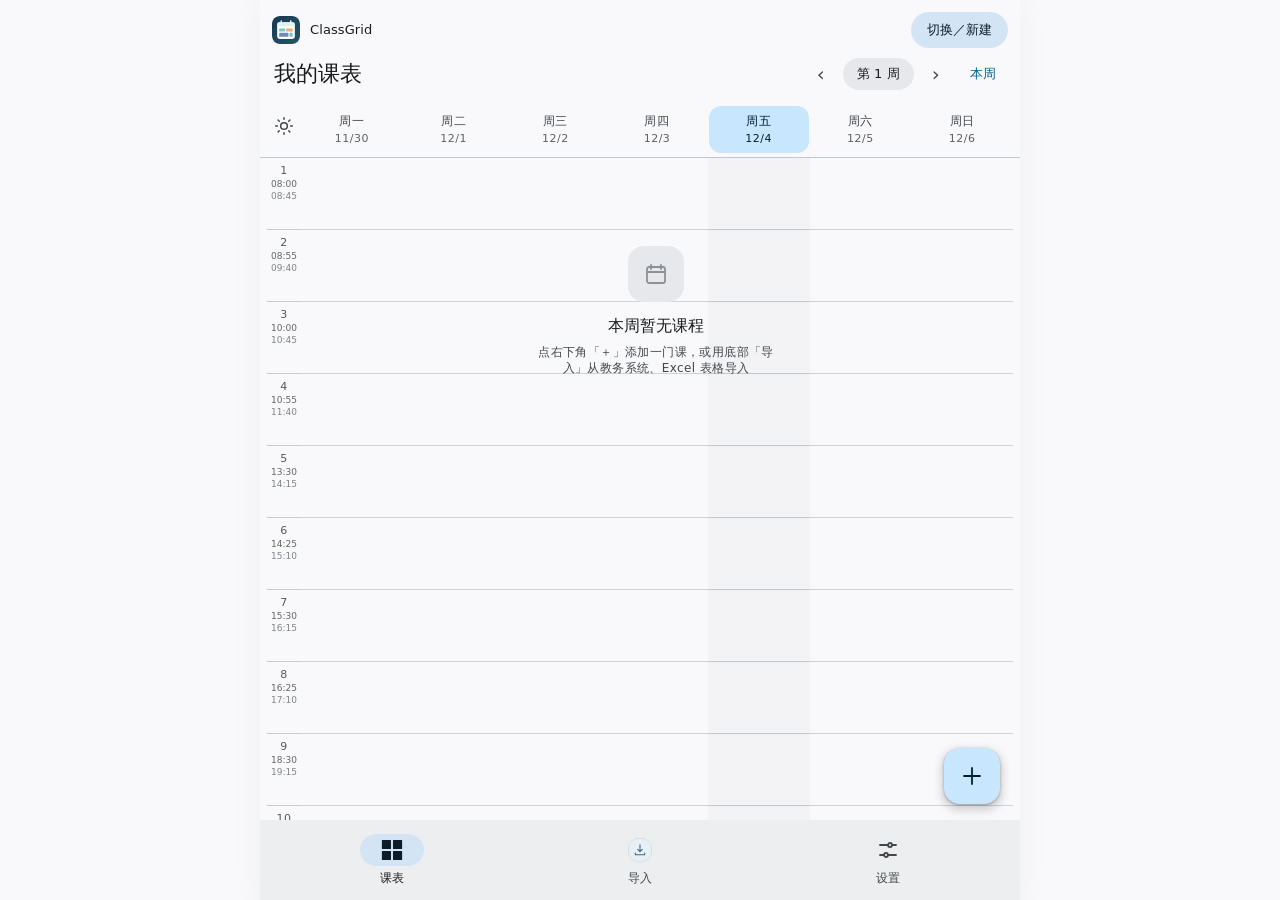
<file: app/src/main/assets/index.html>
<!doctype html>
<html lang="zh-CN">
<head>
  <meta charset="utf-8">
  <meta name="viewport" content="width=device-width,initial-scale=1,viewport-fit=cover">
  <meta name="theme-color" content="#f7f9fb">
  <title>ClassGrid</title>
  <link rel="stylesheet" href="style.css">
  <link rel="stylesheet" href="material.css">
</head>
<body>
  <div id="app"></div>
  <div id="modal-root"></div>
  <div id="toast" role="status" aria-live="polite"></div>
  <script>
  /* 启动兜底：任何脚本异常都直接显示出来，而不是留一个白屏。
     正常运行时这段不会产生任何可见内容。 */
  window.addEventListener('error', function (e) {
    var app = document.getElementById('app');
    if (!app || app.textContent.trim()) return;
    app.innerHTML = '<pre style="margin:0;padding:18px;font:12px/1.6 monospace;white-space:pre-wrap;color:#b3261e;background:#fff">'
      + '启动失败：' + (e.message || '未知错误') + '\n' + (e.filename || '') + ':' + (e.lineno || '')
      + '</pre>';
  });
  </script>
  <script src="model.js"></script>
  <script src="import.js"></script>
  <script src="changelog.js"></script>
  <script src="app.js"></script>
  <script src="pickers.js"></script>
</body>
</html>
</file>
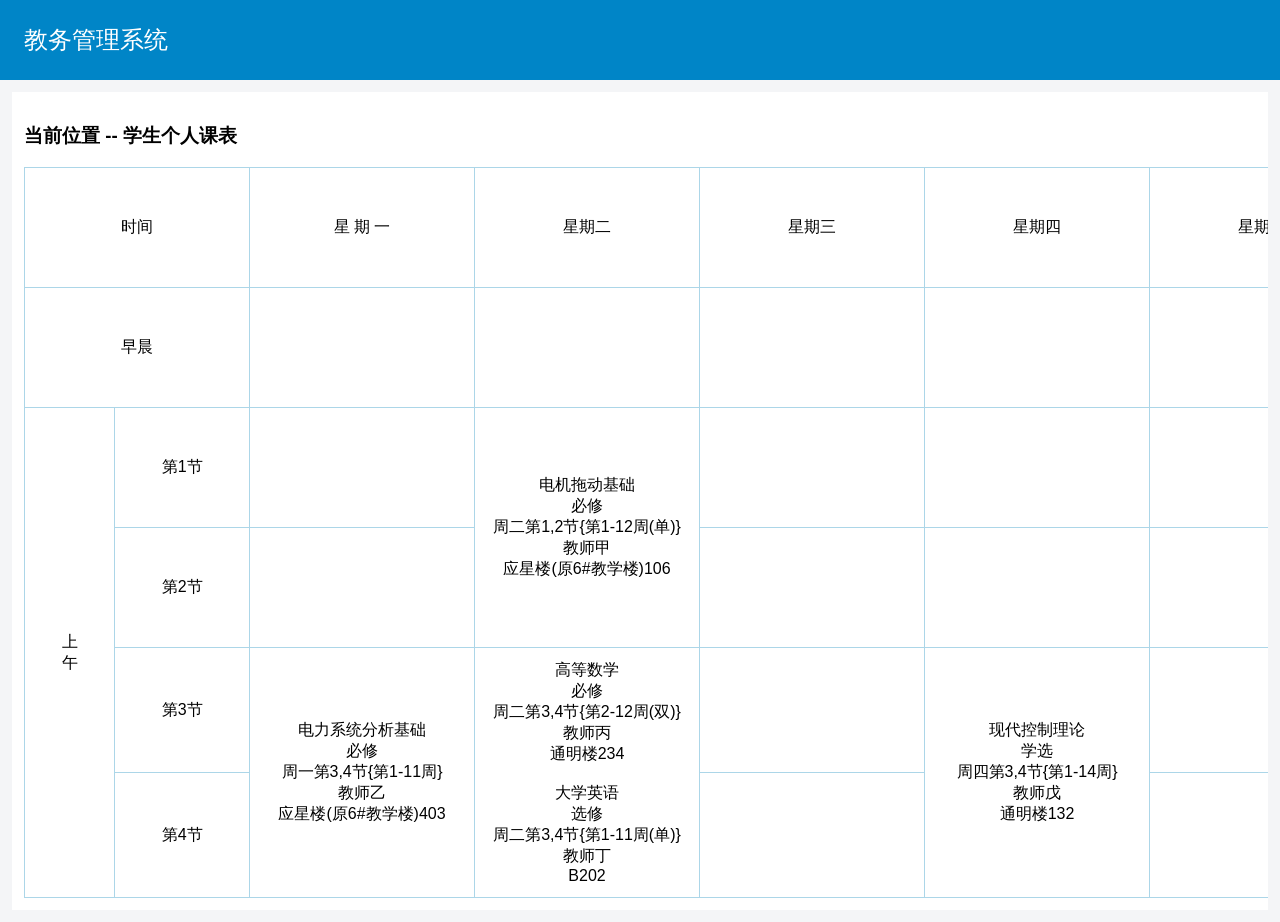
<file: tests/fixtures/syuct-current.html>
<!doctype html>
<html lang="zh-CN"><head><meta charset="utf-8"><meta name="viewport" content="width=device-width,initial-scale=1">
<title>学生个人课表 · 脱敏格式复现</title>
<style>body{margin:0;background:#f4f5f7;font-family:sans-serif}.banner{background:#0085c7;color:white;padding:24px;font-size:24px}main{margin:12px;background:white;padding:12px;overflow:auto}table{border-collapse:collapse;min-width:1800px;background:white}td,th{border:1px solid #acd6e8;text-align:center;min-width:200px;padding:12px}th{font-weight:400}td.period{min-width:60px}td.part{min-width:32px}tr{height:120px}</style></head>
<body><div class="banner">教务管理系统</div><main><h3>当前位置 -- 学生个人课表</h3>
<!-- Original screenshot's text format and merged timetable geometry, no personal identity. -->
<table><tr><th colspan="2">时间</th><th>星 期 一</th><th>星期二</th><th>星期三</th><th>星期四</th><th>星期五</th><th>星期六</th><th>星期日</th></tr>
<tr><td colspan="2">早晨</td><td></td><td></td><td></td><td></td><td></td><td></td><td></td></tr>
<tr><td class="part" rowspan="4">上<br>午</td><td class="period">第1节</td><td></td>
<td rowspan="2">电机拖动基础<br>必修<br>周二第1,2节{第1-12周(单)}<br>教师甲<br>应星楼(原6#教学楼)106</td><td></td><td></td><td></td><td></td><td></td></tr>
<tr><td class="period">第2节</td><td></td><td></td><td></td><td></td><td></td><td></td></tr>
<tr><td class="period">第3节</td>
<td rowspan="2">电力系统分析基础<br>必修<br>周一第3,4节{第1-11周}<br>教师乙<br>应星楼(原6#教学楼)403</td>
<td rowspan="2">高等数学<br>必修<br>周二第3,4节{第2-12周(双)}<br>教师丙<br>通明楼234<br><br>大学英语<br>选修<br>周二第3,4节{第1-11周(单)}<br>教师丁<br>B202</td>
<td></td><td rowspan="2">现代控制理论<br>学选<br>周四第3,4节{第1-14周}<br>教师戊<br>通明楼132</td><td></td><td></td><td></td></tr>
<tr><td class="period">第4节</td><td></td><td></td><td></td><td></td></tr>
</table></main></body></html>
</file>
<file: app/src/main/assets/style.css>
:root{font-family:system-ui,-apple-system,"Noto Sans CJK SC","Microsoft YaHei",sans-serif;color:#1c3044;background:#f7f9fb;font-size:14px}
*{box-sizing:border-box}html,body{margin:0;width:100%;height:100%;overflow:hidden}button,input,select,textarea{font:inherit}button{cursor:pointer}button:disabled{opacity:.5;cursor:default}
.shell{height:100dvh;display:flex;flex-direction:column;background:#f7f9fb;overflow:hidden}.top{padding:14px 16px 8px;display:flex;align-items:center;justify-content:space-between;gap:8px;background:#f7f9fb}.brand{display:flex;align-items:center;gap:10px;min-width:0}.brandmark{width:30px;height:30px;border-radius:9px;background:#243e56;display:grid;grid-template-columns:repeat(2,1fr);gap:3px;padding:6px;flex:none}.brandmark i{background:#70bdc2;border-radius:2px}.brandmark i:nth-child(2){background:#e2a477}.brandmark i:nth-child(3){background:#8394ca}.brandmark i:nth-child(4){background:#b8d5d7}.brandtitle{font-size:18px;font-weight:750;letter-spacing:-.4px}.subtle{color:#778999;font-size:12px}.iconbtn{border:0;background:transparent;color:#28425b;min-width:38px;min-height:38px;border-radius:10px;font-size:21px;display:inline-grid;place-items:center}.iconbtn:active,.plain:active{background:#e7eef3}.toolbar{display:flex;align-items:center;justify-content:space-between;padding:2px 15px 12px;gap:8px}.table-select{background:none;border:0;color:#344e63;font-size:13px;font-weight:650;text-align:left;max-width:37%;overflow:hidden;text-overflow:ellipsis;white-space:nowrap}.weeknav{display:flex;align-items:center;gap:3px}.weekpill{border:1px solid #dce6ed;border-radius:12px;background:white;color:#1d4053;padding:8px 12px;font-weight:700;white-space:nowrap}.todaybtn{border:0;background:#e6f0f1;color:#24616a;border-radius:10px;padding:8px 10px;font-size:12px;font-weight:700}.weekday-row{display:grid;grid-template-columns:34px repeat(7,minmax(0,1fr));padding:0 7px;border-top:1px solid #e7edf2;border-bottom:1px solid #e7edf2;background:#fff;height:48px;flex:none}.weekday-row .day{display:flex;align-items:center;justify-content:center;flex-direction:column;gap:1px;font-size:11px;color:#789;line-height:1.1}.weekday-row .day b{font-size:12px;color:#395267;font-weight:700}.weekday-row .today b{color:#096f78}.weekday-row .today span{color:#096f78}.grid-scroll{flex:1;min-height:0;overflow-y:auto;overscroll-behavior:contain;background:#fff}.timetable{position:relative;display:grid;grid-template-columns:34px repeat(7,minmax(0,1fr));padding:0 7px 20px;min-height:100%}.period-label{font-size:11px;color:#7d8e9d;text-align:center;border-right:1px solid #edf1f4;border-bottom:1px solid #edf1f4;padding-top:7px;line-height:1.2}.period-label small{font-size:9px;display:block;margin-top:2px}.slot{border-right:1px solid #f0f3f5;border-bottom:1px solid #eef1f4}.slot.todaycol{background:#f4fafb}.course-card{position:absolute;border:0;border-radius:8px;padding:6px 3px;overflow:hidden;color:white;text-align:left;box-shadow:0 1px 3px rgba(31,50,64,.09);display:flex;flex-direction:column;gap:3px;line-height:1.18}.course-card strong{font-size:11px;font-weight:700;word-break:break-all;display:-webkit-box;-webkit-box-orient:vertical;-webkit-line-clamp:4;overflow:hidden}.course-card span{font-size:9px;opacity:.94;word-break:break-all;display:-webkit-box;-webkit-box-orient:vertical;-webkit-line-clamp:2;overflow:hidden}.course-card.conflict{outline:2px solid #c43f51;outline-offset:-2px}.course-card.moved:after{content:'↪';position:absolute;right:3px;bottom:2px;font-size:13px}.empty-tip{position:absolute;left:42px;right:10px;top:44px;text-align:center;color:#8292a1;font-size:13px;pointer-events:none}.bottom{height:62px;flex:none;padding:7px 10px calc(7px + env(safe-area-inset-bottom));display:flex;justify-content:space-around;border-top:1px solid #e5edf2;background:#fff}.navbtn{border:0;background:none;color:#62788b;display:flex;align-items:center;flex-direction:column;gap:1px;min-width:70px;font-size:11px}.navbtn b{font-size:19px;font-weight:500;line-height:22px}.navbtn.primary{color:#167983}
#modal-root{position:fixed;inset:0;pointer-events:none}.overlay{pointer-events:auto;position:absolute;inset:0;background:rgba(25,42,56,.36);display:flex;align-items:flex-end;justify-content:center}.sheet{background:#fff;width:min(100%,540px);max-height:min(88dvh,840px);border-radius:22px 22px 0 0;display:flex;flex-direction:column;box-shadow:0 -8px 35px rgba(18,36,52,.12);overflow:hidden}.sheet-head{display:flex;align-items:center;justify-content:space-between;padding:16px 18px 12px;border-bottom:1px solid #edf1f3;flex:none}.sheet-head h2{margin:0;font-size:18px;letter-spacing:-.2px}.sheet-body{padding:16px 18px;overflow:auto;overscroll-behavior:contain}.sheet-actions{display:flex;gap:9px;padding:12px 18px calc(13px + env(safe-area-inset-bottom));border-top:1px solid #edf1f3;flex:none}.button{border:0;border-radius:11px;padding:11px 14px;font-weight:700;background:#eaf0f3;color:#29485b;min-height:43px}.button.primary{background:#247984;color:white}.button.danger{background:#fff0f1;color:#b74855}.button.fill{flex:1}.button.small{padding:7px 10px;min-height:33px;font-size:12px}.field{display:flex;flex-direction:column;gap:6px;margin-bottom:13px}.field label,.label{font-size:12px;font-weight:700;color:#50677a}.field input,.field select,.field textarea,.input{width:100%;border:1px solid #dce5eb;border-radius:10px;background:#fbfcfd;color:#1c3044;padding:10px 11px;outline:none;min-height:43px}.field input:focus,.field textarea:focus,.field select:focus{border-color:#70afb5}.field textarea{resize:vertical;min-height:68px}.row{display:flex;gap:9px}.row>.field{flex:1;min-width:0}.section-title{font-size:13px;font-weight:750;color:#2e485d;margin:16px 0 9px}.listrow{display:flex;align-items:center;justify-content:space-between;gap:8px;padding:10px 0;border-bottom:1px solid #edf1f3}.listrow:last-child{border-bottom:0}.listrow strong{display:block;font-size:14px}.listrow small{display:block;color:#8192a0;margin-top:3px}.option-row{display:flex;gap:8px;align-items:center;justify-content:space-between;margin:8px 0}.muted{color:#7a8b99;font-size:12px;line-height:1.45}.note{background:#f1f7f8;border-radius:10px;padding:10px 11px;color:#496779;font-size:12px;line-height:1.5;margin-bottom:12px}.warn{background:#fff6ec;color:#9a6839}.error{color:#b74855;font-size:12px}.choice{display:flex;gap:7px;flex-wrap:wrap}.swatch{height:30px;width:30px;border-radius:9px;border:2px solid transparent}.swatch.selected{outline:2px solid #253c4e;outline-offset:2px}.session{background:#f7f9fb;border:1px solid #e5edf1;border-radius:12px;padding:11px;margin-bottom:10px}.session-head{display:flex;justify-content:space-between;align-items:center;margin-bottom:9px;font-size:12px;font-weight:700;color:#576d7c}.course-preview{display:flex;flex-direction:column;gap:7px;margin-top:10px}.preview-item{border:1px solid #e8edf1;border-left:4px solid #79aab1;border-radius:9px;padding:9px 10px}.preview-item strong{display:block;font-size:13px}.preview-item span{font-size:11px;color:#788a99;line-height:1.4}.segmented{display:flex;gap:5px;background:#eef3f5;padding:4px;border-radius:11px}.segmented label{flex:1;text-align:center;padding:8px 4px;border-radius:8px;font-size:12px}.segmented input{position:absolute;opacity:0}.segmented label:has(input:checked){background:#fff;color:#1d6571;box-shadow:0 1px 4px #d7e2e7}.version{font-size:12px;color:#8494a1}
#toast{position:fixed;bottom:75px;left:50%;transform:translateX(-50%) translateY(20px);background:#28465b;color:#fff;border-radius:11px;padding:10px 14px;max-width:85vw;opacity:0;pointer-events:none;transition:.2s;z-index:30;box-shadow:0 6px 20px #0002;text-align:center}#toast.show{opacity:1;transform:translateX(-50%) translateY(0)}
@media(min-width:700px){.shell{max-width:760px;margin:auto;box-shadow:0 0 30px #17364a0c}.course-card strong{font-size:12px}.course-card span{font-size:10px}.weekday-row{height:54px}.bottom{height:66px}}

.top{padding:11px 14px 5px;min-height:49px}.toolbar{padding:2px 10px 9px}.table-select{flex:1;min-width:0;max-width:none}.weeknav{flex:none}.weekpill{padding:7px 9px}.weeknav .iconbtn{min-width:32px;min-height:34px}.todaybtn{padding:7px 8px}
.course-card.change-marker{background:#f1f6f8;color:#36576a;border:1px dashed var(--course-color);box-shadow:none}.course-card.change-marker strong{color:#36576a}.course-card.change-marker span{opacity:1;color:#617a88;font-weight:650}
.sheet{max-height:min(92dvh,840px)}.sheet-head{padding:13px 16px 10px}.sheet-body{padding:13px 16px;min-height:0}.sheet-actions{padding:10px 16px calc(10px + env(safe-area-inset-bottom))}.field{margin-bottom:10px}.section-title{margin:13px 0 7px}.note{margin-bottom:9px}
.button,.iconbtn,.navbtn,.todaybtn,.weekpill,.table-select,.course-card{transition:transform .16s ease,background-color .16s ease,box-shadow .16s ease,opacity .16s ease}.button:active,.iconbtn:active,.navbtn:active,.todaybtn:active,.weekpill:active,.table-select:active,.course-card:active{transform:scale(.96)}.button:focus-visible,.iconbtn:focus-visible,.navbtn:focus-visible,.course-card:focus-visible{outline:2px solid #1c7985;outline-offset:2px}
.overlay{animation:overlayIn .18s ease-out both}.sheet{animation:sheetIn .18s ease-out both}.overlay.closing{pointer-events:none;animation:overlayOut .16s ease-in both}.overlay.closing .sheet{animation:sheetOut .16s ease-in both}.course-card{animation:cardIn .18s ease-out}
@keyframes overlayIn{from{background:rgba(25,42,56,0)}to{background:rgba(25,42,56,.36)}}@keyframes overlayOut{from{background:rgba(25,42,56,.36)}to{background:rgba(25,42,56,0)}}@keyframes sheetIn{from{transform:translateY(16px);opacity:.85}to{transform:translateY(0);opacity:1}}@keyframes sheetOut{from{transform:translateY(0);opacity:1}to{transform:translateY(16px);opacity:.85}}@keyframes cardIn{from{opacity:.75;transform:translateY(4px)}to{opacity:1;transform:translateY(0)}}
@media(prefers-reduced-motion:reduce){.button,.iconbtn,.navbtn,.todaybtn,.weekpill,.table-select,.course-card{transition:none}.overlay,.sheet,.overlay.closing,.overlay.closing .sheet,.course-card{animation:none}}

.top{justify-content:space-between}.manage-btn{border:1px solid #dce6eb;background:#fff;color:#36576a;border-radius:10px;min-height:33px;padding:5px 10px;font-size:12px;font-weight:700;white-space:nowrap}.table-name{flex:1;min-width:0;overflow:hidden;text-overflow:ellipsis;white-space:nowrap;font-size:13px;color:#365269;padding-left:5px}
.bottom{height:calc(68px + env(safe-area-inset-bottom));display:grid;grid-template-columns:repeat(4,minmax(0,1fr));gap:3px;justify-content:stretch;padding:5px 8px calc(5px + env(safe-area-inset-bottom))}.navbtn{min-width:0;width:100%;gap:3px;border-radius:12px;padding:3px 1px;font-size:11px;justify-content:center}.navbtn svg{width:25px;height:25px;flex:none}.navbtn.selected{color:#166b76;background:#e6f1f2;font-weight:750}.navbtn.action-add svg{width:29px;height:29px;background:#247984;border-radius:10px;color:#fff;padding:5px;stroke-width:2.3}.navbtn.action-import svg{width:29px;height:29px;background:#e8f0f5;border:1px solid #d2e1ea;border-radius:10px;color:#3c6580;padding:4px}.navbtn span{white-space:nowrap}
.grid-scroll.has-background{background-size:cover;background-position:center}.grid-scroll.has-background .slot{background:rgba(255,255,255,.04)}.grid-scroll.has-background .slot.todaycol{background:rgba(38,139,148,.12)}.grid-scroll.has-background .period-label{background:rgba(255,255,255,.25);color:#38586a}.grid-scroll.has-background .empty-tip{background:rgba(255,255,255,.75);border-radius:8px;padding:8px}
.background-preview{height:104px;border:1px dashed #ccdae1;border-radius:12px;background:#f4f7f8;display:grid;place-items:center;background-size:cover;background-position:center;color:#8293a0;font-size:12px;overflow:hidden}.background-preview.has-background span{display:none}.background-actions{margin:9px 0}.fade-label{display:flex;justify-content:space-between;color:#50677a;font-size:12px;font-weight:700;margin:9px 0 4px}#background-fade{width:100%;accent-color:#247984}
.current-chip{display:inline-grid;place-items:center;min-height:32px;padding:0 10px;background:#e4f1f2;color:#1e707a;border-radius:9px;font-size:12px;font-weight:700}
.update-head{display:flex;align-items:center;justify-content:space-between;padding:2px 0 12px;border-bottom:1px solid #e7edf1}.update-badge{background:#e5f1f2;color:#176d77;border-radius:9px;padding:6px 9px;font-weight:750;font-size:13px}.update-title{margin:14px 0 7px;font-size:12px;font-weight:750;color:#5b7181}.update-list{margin:0;padding:0 0 0 20px;display:grid;gap:9px;color:#2a4253;line-height:1.5;font-size:13px}.update-list li{padding-left:2px;overflow-wrap:anywhere}.update-list li::marker{color:#2a8790}.update-progress{margin:13px 0 0;min-height:18px}.update-progress:empty{display:none}
.update-browser{display:block;margin:12px 0 1px;padding:5px 0;border:0;background:none;color:#166b76;font-size:12px;font-weight:700;text-align:left;text-decoration:underline;text-underline-offset:3px}
button{-webkit-tap-highlight-color:transparent}.button,.iconbtn,.navbtn,.todaybtn,.weekpill,.manage-btn,.course-card{transition:background-color .12s ease,color .12s ease,border-color .12s ease}.button:active,.iconbtn:active,.navbtn:active,.todaybtn:active,.weekpill:active,.table-select:active,.course-card:active,.manage-btn:active{transform:none;filter:brightness(.95)}body.dialog-open .shell button{transition:none!important;transform:none!important;filter:none!important}
@media(prefers-reduced-motion:reduce){.button,.iconbtn,.navbtn,.todaybtn,.weekpill,.manage-btn,.course-card{transition:none}.overlay,.sheet,.overlay.closing,.overlay.closing .sheet,.course-card{animation:none}}
.course-card{gap:2px;padding-top:5px;padding-bottom:5px}
.course-card strong,.course-card .course-room{display:block;-webkit-line-clamp:unset;-webkit-box-orient:initial;overflow:visible;flex:none;line-height:1.22;white-space:normal;letter-spacing:0}
.course-card .course-room[hidden]{display:none}
.course-card strong{scrollbar-width:none}.course-card strong::-webkit-scrollbar{display:none}
.course-card:not(.change-marker) strong,.course-card:not(.change-marker) .course-room,.color-sample{text-shadow:0 1px 2px rgba(0,0,0,.55),0 0 1px rgba(0,0,0,.4)}
.timetable{isolation:isolate}.timetable-background,.timetable-background-veil{position:absolute;inset:0;width:100%;height:100%;pointer-events:none}.timetable-background{object-fit:cover;object-position:center;z-index:0}.timetable-background-veil{z-index:0}.timetable>.period-label,.timetable>.slot{position:relative;z-index:1}.timetable>.course-card,.timetable>.empty-tip{z-index:2}
.background-preview{position:relative}.background-preview img,.background-preview #background-preview-veil{position:absolute;inset:0;width:100%;height:100%}.background-preview img{object-fit:cover}.background-preview span{position:relative;z-index:1}
.period-column-head,.period-row{display:grid;grid-template-columns:28px minmax(0,1fr) 14px minmax(0,1fr);column-gap:5px;align-items:center}.period-column-head{padding:0 10px 7px;color:#698090;font-size:12px;font-weight:700;text-align:center}.period-row{padding:7px 10px;border-bottom:1px solid #e7edf1}.period-row:nth-child(odd){background:#f7fafb}.period-row:first-child{border-radius:11px 11px 0 0}.period-row:last-child{border-radius:0 0 11px 11px}.period-number{font-weight:750;color:#466476;text-align:center;font-size:13px}.period-dash{text-align:center;color:#94a3ae}.period-row input{width:100%;min-width:0;min-height:42px;padding:7px 6px;border:1px solid #d9e4e9;border-radius:9px;background:#fff;color:#213e50;text-align:center;font-size:13px;outline:none}.period-row input:focus{border-color:#5aa5ae}.period-editor-actions{display:flex;gap:8px;margin:14px 0 2px}.period-editor-actions .button{flex:1;min-width:0}#period-error:empty{display:none}.bottom .navbtn svg{display:block;flex:none}

.update-track{height:5px;margin:6px 0 0;border-radius:10px;background:#e7f0f2;overflow:hidden}.update-track[hidden]{display:none}.update-track>div{height:100%;width:0;border-radius:inherit;background:linear-gradient(90deg,#2d8993,#72c4c3,#2d8993);background-size:200% 100%;transition:width .18s ease}.update-track.loading>div{animation:update-sweep 1.2s ease-in-out infinite alternate,update-shine 1.5s linear infinite}.sheet-body .listrow{animation:row-in .22s ease-out both}.sheet-body .listrow:nth-child(2){animation-delay:35ms}.sheet-body .listrow:nth-child(3){animation-delay:70ms}.sheet-body .listrow:nth-child(4){animation-delay:105ms}@keyframes update-sweep{from{transform:translateX(-85%)}to{transform:translateX(260%)}}@keyframes update-shine{to{background-position:200% 0}}@keyframes row-in{from{opacity:.6;transform:translateY(4px)}to{opacity:1;transform:translateY(0)}}
@media(prefers-reduced-motion:reduce){.update-track>div{transition:none}.update-track.loading>div,.sheet-body .listrow{animation:none}}

.course-card .week-badge{position:absolute;left:3px;right:3px;bottom:3px;display:block;overflow:hidden;padding:2px 0;border:1px solid rgba(255,255,255,.7);border-radius:5px;background:rgba(14,34,49,.34);color:#fff;text-align:center;font-size:9px;font-style:normal;font-weight:750;line-height:1.15;white-space:nowrap;letter-spacing:0;text-shadow:0 1px 2px rgba(0,0,0,.45)}
.s-week-range[hidden],.s-week-custom[hidden]{display:none!important}
.s-week-range{padding-top:1px}
.s-week-custom .field{margin-bottom:0}
.brandmark{display:block;padding:0;background:none;object-fit:contain}

.course-name-row{display:flex;align-items:flex-end;gap:10px}.course-name-row>.field{flex:1;min-width:0}.color-ring{display:grid;place-items:center;flex:none;width:43px;height:43px;padding:4px;margin-bottom:10px;border:1px solid #dae5e9;border-radius:50%;background:conic-gradient(#f26770,#f0b553,#6fb97d,#48afb5,#648bd1,#ad78be,#f26770);box-shadow:0 1px 3px #183b501c}.color-ring span{display:block;width:100%;height:100%;border:3px solid #fff;border-radius:50%;box-shadow:0 1px 3px #1d354942}.color-ring:focus-visible{outline:2px solid #176e79;outline-offset:2px}
.color-picker{margin:0;padding:0;border:0;background:#fff}.color-picker-page{min-height:265px}
.color-picker[hidden]{display:none}.color-picker-title{font-size:13px;font-weight:750;color:#35546a;margin-bottom:10px}
.color-picker-controls{display:grid;gap:10px}.color-field{height:clamp(150px,42vw,210px);position:relative;border-radius:10px;background:linear-gradient(to top,#000,transparent),linear-gradient(to right,#fff,var(--picker-hue,#0ff));touch-action:none;cursor:crosshair;overflow:hidden}
#color-point{position:absolute;width:17px;height:17px;border:3px solid #fff;border-radius:50%;box-shadow:0 0 0 1px #27425a,0 2px 5px #0007;transform:translate(-50%,-50%);pointer-events:none}
#color-hue{width:100%;height:20px;margin:0;appearance:none;-webkit-appearance:none;background:transparent}
#color-hue::-webkit-slider-runnable-track{height:10px;border-radius:10px;background:linear-gradient(90deg,red,#ff0,#0f0,#0ff,#00f,#f0f,red)}
#color-hue::-webkit-slider-thumb{-webkit-appearance:none;width:19px;height:19px;margin-top:-5px;border:3px solid #fff;border-radius:50%;background:#35576a;box-shadow:0 1px 4px #0005}
.color-picker-value{display:flex;align-items:flex-end;gap:10px;margin:10px 0}.color-picker-value .field{flex:1;min-width:0;margin:0}.color-sample{width:54px;height:43px;flex:none;display:grid;place-items:center;border-radius:9px;font-weight:700;border:1px solid #d4e0e3}
.color-picker .row{margin-top:8px}
.settings-tabs{display:grid;grid-template-columns:repeat(3,minmax(0,1fr));gap:4px;padding:4px;background:#eaf1f4;border-radius:12px;margin-bottom:15px}
.settings-tabs button{min-height:38px;border:0;border-radius:9px;background:transparent;color:#647d8d;font-size:12px;font-weight:700;white-space:nowrap}
.settings-tabs button.selected{background:#fff;color:#176e79;box-shadow:0 1px 4px #20475918}
.settings-panel[hidden]{display:none!important}.panel-heading{display:flex;align-items:center;gap:8px;margin:12px 0 9px;color:#2a4e60;font-size:13px;font-weight:750}.panel-heading:first-child{margin-top:0}
.panel-heading svg,.settings-link svg,.settings-list svg,.import-template svg,.import-other summary svg{width:18px;height:18px;flex:none;color:#327f89}
.panel-card{padding:13px 13px 2px;border:1px solid #e0e9ed;border-radius:14px;background:#f8fbfc}
.panel-card .field label{color:#537083}.panel-card .field input{background:#fff}
.settings-link{display:flex;align-items:center;gap:9px;width:100%;min-height:48px;margin-top:3px;padding:0 2px;border:0;border-top:1px solid #e1e9ed;background:transparent;text-align:left;color:#294b5c;font-size:13px;font-weight:700}
.settings-link .source-arrow{margin-left:auto}.reminder-switch{display:flex;justify-content:space-between;align-items:center;min-height:40px;margin:0 0 10px;color:#28485a;font-size:13px;font-weight:700}.reminder-switch input{width:20px;height:20px;accent-color:#247984}
.permission-status{padding:9px 10px;margin:2px 0 10px;border-radius:9px;background:#eaf4f5;color:#446976;font-size:11px;line-height:1.4}.permission-actions{display:flex;gap:8px;margin-bottom:12px}.permission-actions .button{flex:1;min-width:0}
.reminder-test{width:100%;margin-bottom:3px}.reminder-test-status{min-height:14px;margin:2px 0 8px}
.settings-list{overflow:hidden;border:1px solid #e0e9ed;border-radius:13px;background:#fff}.settings-list button{display:flex;align-items:center;gap:10px;width:100%;min-height:50px;padding:0 12px;border:0;border-bottom:1px solid #e9eff2;background:transparent;color:#294b5c;text-align:left;font-size:13px;font-weight:650}.settings-list button:last-child{border-bottom:0}.settings-list button:active{background:#edf5f6}.settings-list button span{flex:1}.settings-list button b{color:#9aabb5;font-size:18px;font-weight:400}.settings-panel .version{margin:12px 2px 0;text-align:right}
.import-sources{display:grid;gap:9px}.import-source{display:flex;align-items:center;gap:12px;min-height:76px;width:100%;padding:12px;border:1px solid #dce8ec;border-radius:14px;background:#fff;text-align:left;color:#25475a;box-shadow:0 2px 8px #1b49500c}.import-source:active{background:#f0f7f8}
.source-icon{display:grid;place-items:center;width:43px;height:43px;flex:none;border-radius:12px;background:#e4f2f2;color:#237984}.source-icon.file{background:#ebf0f8;color:#5d78a7}.source-icon svg,.import-other .source-icon svg{width:24px;height:24px}
.source-copy{display:flex;flex:1;min-width:0;flex-direction:column;gap:4px}.source-copy strong{font-size:14px}.source-copy small{font-size:11px;color:#8194a0}.source-arrow{color:#8ea3ae;font-size:20px;line-height:1;flex:none}
.import-help{margin:12px 2px 10px;color:#6d8794;font-size:11px;line-height:1.45}.import-template{display:flex;align-items:center;gap:9px;width:100%;min-height:43px;padding:0 10px;border:0;border-radius:10px;background:#eef5f7;color:#2b6673;text-align:left;font-size:12px;font-weight:700}.import-template span:nth-child(2){flex:1}.import-template span:last-child{font-size:18px;font-weight:400}
.import-other{border:1px solid #dce8ec;border-radius:14px;background:#fff;box-shadow:0 2px 8px #1b49500c;overflow:hidden}.import-other summary{display:flex;align-items:center;gap:12px;min-height:76px;padding:12px;color:#25475a;list-style:none;cursor:pointer}.import-other summary::-webkit-details-marker{display:none}.import-other summary .source-copy{flex:1}.source-icon.globe{background:#eaf4f1;color:#3d857c}.import-other[open] .source-arrow{transform:rotate(180deg)}.import-other-body{padding:12px;border-top:1px solid #e7edf0}.import-other-body .button{width:100%}
@media(max-width:340px){.course-name-row{gap:7px}.color-ring{width:40px;height:40px}.settings-tabs button{font-size:11px}.panel-card{padding:10px 10px 2px}}

.theme-switch{display:grid;place-items:center;width:34px;height:48px;padding:0;border:0;border-right:1px solid #e7edf2;background:transparent;color:#477283}.theme-switch svg{width:19px;height:19px}.theme-switch:focus-visible{outline:2px solid #268c96;outline-offset:-3px}.period-label{display:flex;flex-direction:column;align-items:center;gap:3px;padding:6px 0 0;line-height:1}.period-label b{font-size:11px;font-weight:700}.period-label small{display:block;margin:0;font-size:9px;font-weight:400;color:inherit}
:root[data-theme=dark]{color-scheme:dark;color:#e5edf3;background:#101c29}
:root[data-theme=dark] .shell,:root[data-theme=dark] .top{background:#101c29;color:#e5edf3}
:root[data-theme=dark] .brandtitle,:root[data-theme=dark] .table-name,:root[data-theme=dark] .iconbtn{color:#e4eef4}
:root[data-theme=dark] .manage-btn,:root[data-theme=dark] .weekpill{background:#1c3040;border-color:#365163;color:#e3eef3}
:root[data-theme=dark] .todaybtn{background:#21464c;color:#b9e5e4}
:root[data-theme=dark] .weekday-row{background:#162635;border-color:#304453}
:root[data-theme=dark] .weekday-row .day,:root[data-theme=dark] .weekday-row .day b{color:#a9c0cb}
:root[data-theme=dark] .weekday-row .today b,:root[data-theme=dark] .weekday-row .today span{color:#6dd6cf}
:root[data-theme=dark] .theme-switch{border-color:#304453;color:#f0ca76}
:root[data-theme=dark] .grid-scroll{background:#152432}
:root[data-theme=dark] .period-label{color:#b8cbd3;border-color:#2d4350}
:root[data-theme=dark] .slot{border-color:#253b4b}
:root[data-theme=dark] .slot.todaycol{background:#1a343e}
:root[data-theme=dark] .empty-tip{color:#96adba}
:root[data-theme=dark] .bottom{background:#162635;border-color:#304453}
:root[data-theme=dark] .navbtn{color:#a7bfca}
:root[data-theme=dark] .navbtn.selected{background:#23484e;color:#9ee4e0}
:root[data-theme=dark] .navbtn.action-import svg{background:#2a4052;border-color:#476174;color:#bad8e8}
:root[data-theme=dark] .sheet{background:#1b2c3a;color:#e5edf3}
:root[data-theme=dark] .sheet-head,:root[data-theme=dark] .sheet-actions,:root[data-theme=dark] .listrow{border-color:#334958}
:root[data-theme=dark] .sheet-head h2,:root[data-theme=dark] .section-title,:root[data-theme=dark] .panel-heading,:root[data-theme=dark] .listrow strong{color:#e9f1f4}
:root[data-theme=dark] .field label,:root[data-theme=dark] .label,:root[data-theme=dark] .muted,:root[data-theme=dark] .listrow small,:root[data-theme=dark] .subtle{color:#a7bfca}
:root[data-theme=dark] .field input,:root[data-theme=dark] .field select,:root[data-theme=dark] .field textarea,:root[data-theme=dark] .input,:root[data-theme=dark] .period-row input{background:#142431;border-color:#3c5361;color:#edf4f6}
:root[data-theme=dark] .field input::placeholder,:root[data-theme=dark] .field textarea::placeholder{color:#819ba9}
:root[data-theme=dark] .button{background:#304657;color:#e7f0f3}
:root[data-theme=dark] .button.primary{background:#297e87;color:#fff}
:root[data-theme=dark] .button.danger{background:#512f3a;color:#ffd1d7}
:root[data-theme=dark] .note,:root[data-theme=dark] .permission-status{background:#25404b;color:#c2d6dd}
:root[data-theme=dark] .note.warn{background:#51412f;color:#f3d4a8}
:root[data-theme=dark] .session,:root[data-theme=dark] .panel-card,:root[data-theme=dark] .settings-list,:root[data-theme=dark] .import-source,:root[data-theme=dark] .import-other,:root[data-theme=dark] .preview-item{background:#233746;border-color:#3b5361;color:#e3edf2}
:root[data-theme=dark] .panel-card .field input{background:#142431}
:root[data-theme=dark] .session-head,:root[data-theme=dark] .panel-card .field label,:root[data-theme=dark] .preview-item span{color:#b2c8d1}
:root[data-theme=dark] .settings-tabs,:root[data-theme=dark] .segmented{background:#263e4c}
:root[data-theme=dark] .settings-tabs button,:root[data-theme=dark] .segmented label{color:#b7cbd2}
:root[data-theme=dark] .settings-tabs button.selected,:root[data-theme=dark] .segmented label:has(input:checked){background:#385462;color:#e7f3f3}
:root[data-theme=dark] .settings-link,:root[data-theme=dark] .settings-list button,:root[data-theme=dark] .reminder-switch,:root[data-theme=dark] .import-other summary{color:#e0ecf1;border-color:#3b5361}
:root[data-theme=dark] .settings-list button:active,:root[data-theme=dark] .import-source:active{background:#314d5c}
:root[data-theme=dark] .source-copy small,:root[data-theme=dark] .import-help,:root[data-theme=dark] .version{color:#9eb5c0}
:root[data-theme=dark] .import-template,:root[data-theme=dark] .current-chip{background:#264950;color:#b7e6e3}
:root[data-theme=dark] .import-other-body,:root[data-theme=dark] .settings-list button{border-color:#3b5361}
:root[data-theme=dark] .period-row:nth-child(odd){background:#263d4a}
:root[data-theme=dark] .period-row{border-color:#3c5361}
:root[data-theme=dark] .period-number,:root[data-theme=dark] .period-column-head{color:#bcd0d7}
:root[data-theme=dark] .color-picker{background:#1b2c3a}
:root[data-theme=dark] .color-picker-title,:root[data-theme=dark] .color-ring{color:#dbe9ee}
:root[data-theme=dark] .color-ring{border-color:#59717d}
:root[data-theme=dark] .color-sample{border-color:#526a77}
:root[data-theme=dark] .background-preview{background:#223642;border-color:#536a76;color:#b0c4cb}
:root[data-theme=dark] .grid-scroll.has-background .slot.todaycol{background:rgba(58,186,188,.17)}
:root[data-theme=dark] .grid-scroll.has-background .period-label{background:rgba(5,15,24,.32);color:#e0edf0}
:root[data-theme=dark] .grid-scroll.has-background .empty-tip{background:rgba(16,32,42,.82)}
:root[data-theme=dark] .course-card.change-marker{background:#263b4a;color:#d3e7ed}
:root[data-theme=dark] .course-card.change-marker strong,:root[data-theme=dark] .course-card.change-marker span{color:#d3e7ed}
:root[data-theme=dark] .update-head{border-color:#3b5361}
:root[data-theme=dark] .update-browser{color:#8ed6d4}
:root[data-theme=dark] .update-track{background:#314b58}
:root[data-theme=dark] #toast{background:#385868}
:root .shell,:root .top,:root .weekday-row,:root .grid-scroll,:root .period-label,:root .slot,:root .bottom,:root .sheet,:root .button,:root .field input,:root .field select,:root .field textarea,:root .panel-card,:root .import-source,:root .import-other{transition:background-color .2s ease,color .2s ease,border-color .2s ease}
@media(prefers-reduced-motion:reduce){:root .shell,:root .top,:root .weekday-row,:root .grid-scroll,:root .period-label,:root .slot,:root .bottom,:root .sheet,:root .button,:root .field input,:root .field select,:root .field textarea,:root .panel-card,:root .import-source,:root .import-other{transition:none}}

.changelog-entry{padding-bottom:12px}.changelog-entry .listrow{padding:10px 0 7px}.changelog-entry .update-list{margin:8px 0 0;font-size:12px;gap:6px;color:inherit}

/* Sheets stay opaque while moving; pressed feedback ends before dismissal. */
.timetable{grid-auto-rows:72px;align-content:start}
.sheet-head{position:relative;padding-top:22px;touch-action:none;user-select:none}
.sheet-handle{position:absolute;width:30px;height:4px;top:8px;left:calc(50% - 15px);border-radius:4px;background:#ccd9df}
.sheet-close svg{width:19px;height:19px;fill:none;stroke:currentColor;stroke-width:1.8;stroke-linecap:round}
.sheet-close:active{background:transparent!important;filter:none;opacity:.65}
.overlay.closing{pointer-events:auto;animation:overlayOut .19s ease-in both}
.overlay.closing .sheet{animation:sheetOut .19s cubic-bezier(.4,0,1,1) both}
.overlay.closing .sheet-close{background:transparent!important;filter:none;opacity:1;transition:none}
.sheet{animation:sheetIn .2s cubic-bezier(.2,.75,.3,1) both}
@keyframes sheetIn{from{transform:translateY(60px)}to{transform:translateY(0)}}
@keyframes sheetOut{from{transform:var(--dismiss-start,translateY(0))}to{transform:translateY(100%)}}
:root[data-theme=dark] .iconbtn:active,:root[data-theme=dark] .plain:active{background:#304a5b}
:root[data-theme=dark] .sheet-handle{background:#536a79}
.permission-status{white-space:pre-line;line-height:1.65}
.import-section-label{font-size:11px;font-weight:650;color:#738b98;margin:0 2px 8px}
.import-section-label:not(:first-child){margin-top:20px}
.import-sources,.import-files{display:block;border:1px solid #dce8ec;border-radius:16px;overflow:hidden;background:#fff}
.import-page .import-source{border:0;border-radius:0;box-shadow:none;min-height:76px;padding:13px 14px;background:transparent}
.import-sources .import-source+.import-source{border-top:1px solid #e8eff2}
.import-page .source-icon{width:40px;height:40px;border-radius:12px}
.import-page .source-copy{gap:5px}.import-page .source-copy strong{font-size:14px;font-weight:650}
.import-page .import-template{border-top:1px solid #e8eff2;border-radius:0;min-height:42px;padding:0 15px;background:#f5f9fa;font-size:11px}
.import-page .import-template svg{width:16px;height:16px}.import-page .import-help{margin:12px 2px 0;text-align:center;font-size:10px}
:root[data-theme=dark] .import-sources,:root[data-theme=dark] .import-files{background:#233746;border-color:#3b5361}
:root[data-theme=dark] .import-sources .import-source+.import-source,:root[data-theme=dark] .import-template{border-color:#3b5361}
:root[data-theme=dark] .import-page .import-template{background:#28424e;color:#b7e6e3}
:root[data-theme=dark] .import-section-label{color:#9eb5c0}
:root[data-theme=dark] .source-icon{background:#29505a;color:#9bd9db}
:root[data-theme=dark] .source-icon.globe{background:#2c4e47;color:#b2dccd}
:root[data-theme=dark] .source-icon.file{background:#354962;color:#c0d1f0}
@media(prefers-reduced-motion:reduce){.sheet,.overlay.closing,.overlay.closing .sheet{animation:none}.sheet{transition:none!important}}
</file>
<file: app/src/main/assets/material.css>
/* ==========================================================================
   ClassGrid · Material Design 3 theme layer
   --------------------------------------------------------------------------
   依据：
   · Android-MD3-Knowledge 知识库（01-Foundations / 02-Components /
     05-Design-Tokens / 07-Development-Rules），2026-11 版本
   · 色板由官方 @material/material-color-utilities（CorePalette + 官方
     tone 映射）从种子色 #006B9A 生成，浅色与深色各一套
   · 排版用 M3 15 档 Type Scale 中的 9 档；形状用 M3 十档圆角里的
     {none 0 / xs 4 / s 8 / m 12 / l 16 / xl 28 / full}
   · 本文件在 style.css 之后加载，负责把全部视觉替换为 M3 语义角色；
     结构类（布局、动画、交互）仍由 style.css 提供，不改动
   ========================================================================== */

/* ------------------------------------------------------------------ 1. Tokens */
:root{
  --md-sys-color-primary: #006491;
  --md-sys-color-on-primary: #ffffff;
  --md-sys-color-primary-container: #c9e6ff;
  --md-sys-color-on-primary-container: #001e2f;
  --md-sys-color-secondary: #4f606e;
  --md-sys-color-on-secondary: #ffffff;
  --md-sys-color-secondary-container: #d3e5f5;
  --md-sys-color-on-secondary-container: #0c1d29;
  --md-sys-color-tertiary: #64597c;
  --md-sys-color-on-tertiary: #ffffff;
  --md-sys-color-tertiary-container: #eaddff;
  --md-sys-color-on-tertiary-container: #201635;
  --md-sys-color-error: #ba1a1a;
  --md-sys-color-on-error: #ffffff;
  --md-sys-color-error-container: #ffdad6;
  --md-sys-color-on-error-container: #410002;
  --md-sys-color-surface: #f9f9fc;
  --md-sys-color-on-surface: #191c1e;
  --md-sys-color-surface-variant: #dde3ea;
  --md-sys-color-on-surface-variant: #41474d;
  --md-sys-color-outline: #71787e;
  --md-sys-color-outline-variant: #c1c7ce;
  --md-sys-color-surface-dim: #d9dadd;
  --md-sys-color-surface-bright: #f9f9fc;
  --md-sys-color-surface-container-lowest: #ffffff;
  --md-sys-color-surface-container-low: #f3f3f6;
  --md-sys-color-surface-container: #edeef0;
  --md-sys-color-surface-container-high: #e7e8eb;
  --md-sys-color-surface-container-highest: #e2e2e5;
  --md-sys-color-inverse-surface: #2e3133;
  --md-sys-color-inverse-on-surface: #f0f0f3;
  --md-sys-color-inverse-primary: #89ceff;
  --md-sys-color-shadow: #000000;
  --md-sys-color-scrim: #000000;
  --md-sys-color-surface-tint: #006491;

  /* M3 shape scale */
  --md-shape-none:0px; --md-shape-xs:4px; --md-shape-s:8px; --md-shape-m:12px;
  --md-shape-l:16px; --md-shape-xl:28px; --md-shape-full:999px;

  /* M3 elevation（官方 level1–3 阴影值） */
  --md-elev-1:0 1px 2px 0 rgba(0,0,0,.30),0 1px 3px 1px rgba(0,0,0,.15);
  --md-elev-2:0 1px 2px 0 rgba(0,0,0,.30),0 2px 6px 2px rgba(0,0,0,.15);
  --md-elev-3:0 4px 8px 3px rgba(0,0,0,.15),0 1px 3px 0 rgba(0,0,0,.30);

  /* M3 motion */
  --md-ease-standard:cubic-bezier(.2,0,0,1);
  --md-ease-emphasized:cubic-bezier(.05,.7,.1,1);
  --md-dur-short:150ms; --md-dur-medium:300ms;

  --md-scrim:rgba(0,0,0,.32);
}
:root[data-theme=dark]{
  --md-sys-color-primary: #89ceff;
  --md-sys-color-on-primary: #00344d;
  --md-sys-color-primary-container: #004c6e;
  --md-sys-color-on-primary-container: #c9e6ff;
  --md-sys-color-secondary: #b7c9d9;
  --md-sys-color-on-secondary: #21323f;
  --md-sys-color-secondary-container: #384956;
  --md-sys-color-on-secondary-container: #d3e5f5;
  --md-sys-color-tertiary: #cec0e8;
  --md-sys-color-on-tertiary: #352b4a;
  --md-sys-color-tertiary-container: #4c4263;
  --md-sys-color-on-tertiary-container: #eaddff;
  --md-sys-color-error: #ffb4ab;
  --md-sys-color-on-error: #690005;
  --md-sys-color-error-container: #93000a;
  --md-sys-color-on-error-container: #ffdad6;
  --md-sys-color-surface: #111416;
  --md-sys-color-on-surface: #e2e2e5;
  --md-sys-color-surface-variant: #41474d;
  --md-sys-color-on-surface-variant: #c1c7ce;
  --md-sys-color-outline: #8b9197;
  --md-sys-color-outline-variant: #41474d;
  --md-sys-color-surface-dim: #111416;
  --md-sys-color-surface-bright: #37393c;
  --md-sys-color-surface-container-lowest: #0c0e11;
  --md-sys-color-surface-container-low: #191c1e;
  --md-sys-color-surface-container: #1d2022;
  --md-sys-color-surface-container-high: #282a2d;
  --md-sys-color-surface-container-highest: #333537;
  --md-sys-color-inverse-surface: #e2e2e5;
  --md-sys-color-inverse-on-surface: #2e3133;
  --md-sys-color-inverse-primary: #006491;
  --md-sys-color-shadow: #000000;
  --md-sys-color-scrim: #000000;
  --md-sys-color-surface-tint: #89ceff;
  --md-elev-1:0 1px 2px 0 rgba(0,0,0,.45),0 1px 3px 1px rgba(0,0,0,.25);
  --md-elev-2:0 1px 2px 0 rgba(0,0,0,.45),0 2px 6px 2px rgba(0,0,0,.25);
  --md-elev-3:0 4px 8px 3px rgba(0,0,0,.25),0 1px 3px 0 rgba(0,0,0,.45);
  --md-scrim:rgba(0,0,0,.55);
}

/* 旧变量名一律指向新角色，保证 style.css 里残留的 var() 不失效 */
:root{
  --md-primary:var(--md-sys-color-primary);
  --md-on-primary:var(--md-sys-color-on-primary);
  --md-container:var(--md-sys-color-primary-container);
  --md-on-container:var(--md-sys-color-on-primary-container);
  --md-surface:var(--md-sys-color-surface);
  --md-panel:var(--md-sys-color-surface-container-low);
  --md-raised:var(--md-sys-color-surface-container-high);
  --md-input:var(--md-sys-color-surface-container-high);
  --md-text:var(--md-sys-color-on-surface);
  --md-muted:var(--md-sys-color-on-surface-variant);
  --md-outline:var(--md-sys-color-outline);
  --md-line:var(--md-sys-color-outline-variant);
  --md-error:var(--md-sys-color-error);
  --md-danger:var(--md-sys-color-error-container);
  --md-shadow:var(--md-elev-1);
}

/* ---- 23. 兼容层：原样式表中被我整体遗漏的选择器（属性原样搬回） ---- */
[hidden]{display:none!important}
:root[data-theme] .manage-btn,:root[data-theme] .weekpill{border:0;background:var(--md-panel);color:var(--md-on-container);border-radius:24px;min-height:44px;padding:9px 14px;box-shadow:none}
.toolbar{padding:0 14px 14px;gap:4px}
:root[data-theme] .todaybtn{min-height:40px;border-radius:22px;background:var(--md-container);color:var(--md-on-container)}
:root[data-theme] .bottom{display:grid;grid-template-columns:repeat(3,minmax(0,1fr));height:auto;min-height:80px;padding:8px 16px calc(8px + env(safe-area-inset-bottom));background:var(--md-panel);border:0;gap:0;align-items:center}
.main-page{flex:1;min-height:0;display:flex;flex-direction:column}
:root[data-theme] .button{background:var(--md-raised);color:var(--md-on-container);border-radius:24px;min-height:48px;padding:12px 18px;font-size:14px;font-weight:600;box-shadow:none}
.field{gap:7px;margin-bottom:16px}
:root[data-theme] .settings-tabs,:root[data-theme] .segmented{border:1px solid var(--md-outline);border-radius:28px;padding:3px;background:transparent;gap:0}
.import-template .template-copy{display:flex;flex:1;flex-direction:column;gap:5px;min-width:0}
:root[data-theme] .import-template .template-download{flex:0 0 auto}
.color-ring:before{width:20px;height:20px}
.period-row{gap:6px}
/* Form sheets have their own stacking and filled Material fields. */ #modal-root{z-index:20}
.course-editor-sheet .session-head{min-height:24px;margin-bottom:14px;font-size:13px;line-height:20px}
.md-control-trigger{display:flex;align-items:center;justify-content:space-between;gap:8px;width:100%;min-width:0;min-height:48px;padding:12px;border:1px solid var(--md-outline);border-radius:12px;background:var(--md-input);color:var(--md-text);font-size:14px;text-align:left;font-weight:400}

/* ------------------------------------------------------- 2. Base / typography */
[hidden]{display:none!important}
:root{font-size:14px}
:root[data-theme]{
  background:var(--md-sys-color-surface);color:var(--md-sys-color-on-surface);
  font-family:system-ui,-apple-system,"Noto Sans CJK SC","Source Han Sans SC","Microsoft YaHei",sans-serif;
  -webkit-font-smoothing:antialiased;
}
:root[data-theme] .shell,:root[data-theme] .top{background:var(--md-sys-color-surface);color:var(--md-sys-color-on-surface)}
::selection{background:var(--md-sys-color-primary-container);color:var(--md-sys-color-on-primary-container)}

.home-content{flex:1;min-height:0;display:flex;flex-direction:column;overflow:hidden}
/* 底栏固定高度、不参与压缩，滚动区自己吸收剩余高度 */
:root[data-theme] .bottom{flex:none}
:root[data-theme] .grid-scroll{flex:1;min-height:0}

/* --------------------------------------------------------- 3. Top app bar 区 */
/* 两行式 app bar：第一行品牌 + 操作，第二行标题（课表名）+ 周切换 */
.top{padding:12px 12px 0;min-height:0;align-items:center;flex:none}
.brand{gap:10px;align-items:center}
.brandmark{width:28px;height:28px;border-radius:var(--md-shape-s);object-fit:contain}
.brandtitle{font-size:13px;line-height:18px;font-weight:500;letter-spacing:.1px;color:var(--md-sys-color-on-surface-variant)}
:root[data-theme] .brandtitle,:root[data-theme] .table-name,:root[data-theme] .iconbtn{color:var(--md-sys-color-on-surface)}

/* 「切换／新建」= M3 tonal button（secondaryContainer + full 圆角） */
:root[data-theme] .manage-btn{
  flex:none;border:0;background:var(--md-sys-color-secondary-container);
  color:var(--md-sys-color-on-secondary-container);
  border-radius:var(--md-shape-full);min-height:36px;height:36px;padding:0 16px;
  font-size:13px;line-height:18px;font-weight:500;letter-spacing:.1px;box-shadow:none;
}
:root[data-theme] .manage-btn:active{background:color-mix(in srgb,var(--md-sys-color-secondary-container) 82%,var(--md-sys-color-on-secondary-container))}
:root[data-theme] .manage-btn:active{background:color-mix(in srgb,var(--md-sys-color-secondary-container) 80%,var(--md-sys-color-on-secondary-container))}

/* 第二行：课表名（titleLarge）+ 周切换 */
.toolbar{padding:6px 12px 8px;gap:8px;align-items:center;flex:none}
:root[data-theme] .table-name{
  flex:1;min-width:0;max-width:none;font-size:22px;line-height:28px;font-weight:500;letter-spacing:0;
  color:var(--md-sys-color-on-surface);padding-left:2px;
  overflow:hidden;text-overflow:ellipsis;white-space:nowrap;
}
.weeknav{gap:2px;align-items:center}
.weeknav .iconbtn{min-width:40px;width:40px;height:40px;border-radius:var(--md-shape-full);color:var(--md-sys-color-on-surface-variant);font-size:20px}
.weeknav .iconbtn:active{background:var(--md-sys-color-surface-container-high)}
:root[data-theme] .weekpill{
  border:0;background:var(--md-sys-color-surface-container-high);color:var(--md-sys-color-on-surface);
  border-radius:var(--md-shape-full);min-height:32px;height:32px;padding:0 14px;
  font-size:13px;line-height:18px;font-weight:500;letter-spacing:.1px;white-space:nowrap;box-shadow:none;
}
/* 「本周」= M3 text button */
:root[data-theme] .todaybtn{
  border:0;background:transparent;color:var(--md-sys-color-primary);
  border-radius:var(--md-shape-full);min-height:32px;height:32px;padding:0 12px;
  font-size:13px;line-height:18px;font-weight:500;letter-spacing:.1px;
}
:root[data-theme] .todaybtn:active{background:var(--md-sys-color-primary-container)}
:root[data-theme] .todaybtn:disabled{color:var(--md-sys-color-on-surface-variant);opacity:.38}

/* ------------------------------------------------------- 4. Weekday header 行 */
:root[data-theme] .weekday-row{
  background:var(--md-sys-color-surface);border-top:0;flex:none;
  border-bottom:1px solid var(--md-sys-color-outline-variant);height:56px;
}
:root[data-theme] .weekday-row .day{
  border-radius:var(--md-shape-m);margin:4px 1px;gap:2px;
  color:var(--md-sys-color-on-surface-variant);
}
:root[data-theme] .weekday-row .day b{
  font-size:12px;line-height:16px;font-weight:500;letter-spacing:.5px;color:var(--md-sys-color-on-surface-variant);
}
:root[data-theme] .weekday-row .day span{
  font-size:11px;line-height:16px;font-weight:500;letter-spacing:.5px;color:var(--md-sys-color-on-surface-variant);opacity:.85;
}
:root[data-theme] .weekday-row .today{background:var(--md-sys-color-primary-container)}
:root[data-theme] .weekday-row .today b,
:root[data-theme] .weekday-row .today span{color:var(--md-sys-color-on-primary-container);opacity:1;font-weight:500}
:root[data-theme] .theme-switch{
  border:0;border-right:0;color:var(--md-sys-color-on-surface-variant);width:34px;height:48px;
}
:root[data-theme] .theme-switch svg{width:20px;height:20px}

/* ------------------------------------------------------------- 5. Timetable */
:root[data-theme] .grid-scroll{background:var(--md-sys-color-surface)}
:root[data-theme] .timetable{background:var(--md-sys-color-surface)}
:root[data-theme] .period-label{
  color:var(--md-sys-color-on-surface-variant);border-right:0;
  border-bottom:1px solid var(--md-sys-color-outline-variant);opacity:.9;
}
:root[data-theme] .period-label{
  gap:1px;padding:5px 0 0;justify-content:flex-start;
}
:root[data-theme] .period-label b{font-size:11px;line-height:15px;font-weight:500;letter-spacing:.5px}
:root[data-theme] .period-label small{font-size:9px;line-height:11px;letter-spacing:0;opacity:.92;white-space:nowrap}
:root[data-theme] .period-label .period-end{opacity:.72}

:root[data-theme] .slot{border-color:var(--md-sys-color-outline-variant);border-right:0;opacity:.75}
:root[data-theme] .slot.todaycol{background:var(--md-sys-color-surface-container-low);opacity:1}
:root[data-theme] .empty-tip{
  color:var(--md-sys-color-on-surface-variant);display:flex;flex-direction:column;align-items:center;
  gap:6px;top:88px;left:42px;right:10px;padding:0 20px;text-align:center;pointer-events:none;
}
:root[data-theme] .empty-tip .empty-title{
  font-size:16px;line-height:24px;font-weight:500;letter-spacing:.15px;color:var(--md-sys-color-on-surface);
}
:root[data-theme] .empty-tip .empty-sub{
  font-size:12px;line-height:16px;font-weight:400;letter-spacing:.4px;color:var(--md-sys-color-on-surface-variant);max-width:260px;
}
:root[data-theme] .empty-tip::before{
  content:"";width:56px;height:56px;border-radius:var(--md-shape-l);margin-bottom:6px;
  background:var(--md-sys-color-surface-container-high)
    center/24px 24px no-repeat
    url("data:image/svg+xml,%3Csvg xmlns='http://www.w3.org/2000/svg' viewBox='0 0 24 24' fill='none' stroke='%238b9197' stroke-width='1.8' stroke-linecap='round'%3E%3Crect x='3' y='5' width='18' height='16' rx='2'/%3E%3Cpath d='M7 3v4m10-4v4M3 10h18'/%3E%3C/svg%3E");
}
:root[data-theme=dark] .empty-tip::before{
  background-color:var(--md-sys-color-surface-container-high);
  background-image:url("data:image/svg+xml,%3Csvg xmlns='http://www.w3.org/2000/svg' viewBox='0 0 24 24' fill='none' stroke='%23c1c7ce' stroke-width='1.8' stroke-linecap='round'%3E%3Crect x='3' y='5' width='18' height='16' rx='2'/%3E%3Cpath d='M7 3v4m10-4v4M3 10h18'/%3E%3C/svg%3E");
}

/* --------------------------------------------------------- 6. Course cards */
/* 底色与文字由 app.js 按课程色算出「容器色 / 容器上文字」，这里只管几何 */
.course-card{
  border-radius:var(--md-shape-s);padding:7px 6px 5px;gap:3px;
  box-shadow:none;border:0;font-weight:400;
  display:flex;flex-direction:column;justify-content:flex-start;overflow:hidden;
  transition:transform var(--md-dur-short) var(--md-ease-standard);
}
.course-card:active{transform:scale(.985)}
/* 名称在上、教室贴底：所有方块共用同一套内边距、行距与 3px 间距，
   字号只在名称放不下时统一下调，排布结构不随内容变化。 */
.course-card strong{
  display:block;flex:none;overflow:hidden;
  font-size:13px;line-height:16px;font-weight:500;letter-spacing:.1px;
  text-shadow:none!important;
}
.course-card .course-room,
.course-card>span{
  display:block;flex:none;overflow:hidden;
  font-size:10px;line-height:13px;letter-spacing:.2px;opacity:.92;text-shadow:none!important;
  word-break:normal;overflow-wrap:anywhere;white-space:normal;
}
.course-card.change-marker .course-room,
.course-card.change-marker>span{margin-top:0}
.course-card .room-more{
  font-style:normal;font-size:9px;line-height:1;font-weight:500;
  margin-left:1px;letter-spacing:0;opacity:.62;white-space:nowrap;
}
.course-card .week-badge{
  left:6px;right:6px;bottom:5px;padding:1px 0;border-radius:var(--md-shape-xs);
  border:1px solid currentColor;background:transparent;color:inherit;
  font-size:9px;line-height:12px;font-weight:500;letter-spacing:.2px;opacity:.75;text-shadow:none;
}
.course-card.conflict{outline:2px solid var(--md-sys-color-error);outline-offset:-2px}
.course-card.change-marker{
  background:var(--md-sys-color-surface-container-high);color:var(--md-sys-color-on-surface-variant);
  border:1px dashed var(--md-sys-color-outline);box-shadow:none;
}
.course-card.change-marker strong{color:var(--md-sys-color-on-surface);font-weight:500}
.course-card.change-marker span{color:var(--md-sys-color-on-surface-variant);opacity:1;font-weight:400}

/* --------------------------------------------------- 7. Navigation bar + FAB */
/* M3 navigation bar：80dp 高、指示器 64×32、图标 24dp、标签 labelMedium */
:root[data-theme] .bottom{
  position:relative;
  display:grid;grid-template-columns:repeat(3,minmax(0,1fr));
  height:auto;min-height:80px;padding:12px 8px calc(12px + env(safe-area-inset-bottom));
  background:var(--md-sys-color-surface-container);border:0;gap:0;align-items:start;
}
:root[data-theme] .navbtn{
  flex:1;min-width:0;min-height:56px;gap:4px;border-radius:var(--md-shape-l);padding:0;
  background:transparent;color:var(--md-sys-color-on-surface-variant);
  font-size:12px;line-height:16px;font-weight:500;letter-spacing:.5px;
}
/* 选中指示器：独立滑块，切换目的地时在三个图标间平移（M3 emphasized 缓动） */
:root[data-theme] .nav-indicator{
  position:absolute;left:0;top:0;width:64px;height:32px;border-radius:var(--md-shape-full);
  background:var(--md-sys-color-secondary-container);pointer-events:none;z-index:0;
  transform:translate(0,0);will-change:transform;
  transition:transform 320ms var(--md-ease-emphasized),width 200ms var(--md-ease-standard),height 200ms var(--md-ease-standard);
}
:root[data-theme] .navbtn{position:relative;z-index:1}
/* 图标 24dp，选中时实心图标交叉淡入并轻微放大；按下再放大一点 */
:root[data-theme] .nav-icon-wrap{
  display:grid;place-items:center;width:64px;height:32px;flex:none;
  border-radius:var(--md-shape-full);background:transparent;color:inherit;
  transition:background-color var(--md-dur-short) var(--md-ease-standard);
}
:root[data-theme] .nav-icon-wrap svg{
  grid-area:1/1;width:24px;height:24px;display:block;
  transition:opacity 150ms var(--md-ease-standard),transform 220ms var(--md-ease-emphasized);
}
:root[data-theme] .navbtn .nav-icon-on{opacity:0;transform:scale(.6)}
:root[data-theme] .navbtn .nav-icon-off{opacity:1;transform:scale(1)}
:root[data-theme] .navbtn.selected{color:var(--md-sys-color-on-surface);font-weight:500}
:root[data-theme] .navbtn.selected .nav-icon-wrap{background:transparent;color:var(--md-sys-color-on-secondary-container)}
:root[data-theme] .navbtn.selected .nav-icon-on{opacity:1;transform:scale(1.06)}
:root[data-theme] .navbtn.selected .nav-icon-off{opacity:0;transform:scale(.86)}
/* 手指按住时图标放大到 1.18，松手回落到选中态，形成“点一下弹一下”的手感 */
:root[data-theme] .navbtn:active .nav-icon-wrap svg{transform:scale(1.18)}
:root[data-theme] .navbtn:active .nav-icon-wrap{background:var(--md-sys-color-surface-container-highest)}
:root[data-theme] .navbtn.action-import:not(.selected) .nav-icon-wrap{background:transparent;border:0;color:inherit}
:root[data-theme] .navbtn:active .nav-icon-wrap{background:var(--md-sys-color-surface-container-highest)}
:root[data-theme] .navbtn span{font-size:12px;line-height:16px;letter-spacing:.5px;font-weight:500}

/* M3 FAB：56dp、圆角 16、primaryContainer、elevation-3 */
.fab{
  position:absolute;right:16px;bottom:calc(96px + env(safe-area-inset-bottom));
  width:56px;height:56px;border:0;border-radius:var(--md-shape-l);
  background:var(--md-sys-color-primary-container);color:var(--md-sys-color-on-primary-container);
  box-shadow:var(--md-elev-3);display:grid;place-items:center;z-index:2;
  transition:box-shadow var(--md-dur-short) var(--md-ease-standard),transform var(--md-dur-short) var(--md-ease-standard);bottom:calc(96px + env(safe-area-inset-bottom));display:grid;height:56px;place-items:center;position:absolute;right:20px;width:56px;z-index:2;}
.fab svg{width:24px;height:24px}
.fab:active{background:var(--md-sys-color-primary-container);box-shadow:var(--md-elev-1);transform:scale(.96)}
.shell{position:relative}

/* ------------------------------------------------- 8. Pages（导入 / 设置） */
.main-page{flex:1;min-height:0;display:flex;flex-direction:column}
.shell:has(.main-page:not([hidden]))>.top{display:none}
.page-heading{padding:20px 16px 12px;flex:none}
.page-heading>span{
  display:block;color:var(--md-sys-color-on-surface-variant);font-size:12px;line-height:16px;
  font-weight:500;letter-spacing:.5px;margin-bottom:2px;
}
.page-heading h1{font-size:28px;line-height:36px;letter-spacing:0;margin:0;font-weight:400;color:var(--md-sys-color-on-surface)}
.page-body{flex:1;min-height:0;padding:8px 16px 24px}
.page-actions{
  display:flex;gap:12px;padding:12px 16px calc(12px + env(safe-area-inset-bottom));
  background:var(--md-sys-color-surface);border-top:1px solid var(--md-sys-color-outline-variant);flex:none;
}

/* ------------------------------------------------------------- 9. Sheets */
:root[data-theme] .overlay{background:var(--md-scrim)}
:root[data-theme] .sheet{
  background:var(--md-sys-color-surface-container-low);color:var(--md-sys-color-on-surface);
  border-radius:var(--md-shape-xl) var(--md-shape-xl) 0 0;box-shadow:var(--md-elev-2);
  max-height:min(92dvh,900px);
}
.sheet-head{padding:24px 24px 10px;min-height:0;gap:8px;align-items:center;justify-content:flex-start}
.sheet-head h2{font-size:22px;line-height:28px;font-weight:500;letter-spacing:0;color:var(--md-sys-color-on-surface);flex:1;min-width:0;text-align:left}
.sheet-body{padding:8px 24px 20px;min-height:0}
.sheet-actions{
  padding:12px 24px calc(16px + env(safe-area-inset-bottom));gap:8px;
  border-top:1px solid var(--md-sys-color-outline-variant);
}
.sheet-handle{background:var(--md-sys-color-on-surface-variant)!important;opacity:.4;width:32px;left:calc(50% - 16px);height:4px;border-radius:var(--md-shape-full)}
.sheet-back{order:-1;margin-left:-8px}
.sheet-head .sheet-back+h2{margin-left:0}
:root[data-theme] .sheet-head,:root[data-theme] .sheet-actions,:root[data-theme] .listrow{border-color:var(--md-sys-color-outline-variant)}
:root[data-theme] .sheet-head h2,:root[data-theme] .section-title,
:root[data-theme] .panel-heading,:root[data-theme] .listrow strong{color:var(--md-sys-color-on-surface)}

/* ---------------------------------------------------------- 10. Buttons */
:root[data-theme] .button{
  background:var(--md-sys-color-secondary-container);color:var(--md-sys-color-on-secondary-container);
  border-radius:var(--md-shape-full);min-height:40px;height:auto;padding:10px 24px;
  font-size:14px;line-height:20px;font-weight:500;letter-spacing:.1px;box-shadow:none;
}
:root[data-theme] .button.primary{background:var(--md-sys-color-primary);color:var(--md-sys-color-on-primary)}
:root[data-theme] .button.danger{background:var(--md-sys-color-error-container);color:var(--md-sys-color-on-error-container)}
:root[data-theme] .button.small{
  min-height:32px;padding:6px 14px;font-size:12px;line-height:16px;font-weight:500;
  background:transparent;color:var(--md-sys-color-primary);border:1px solid var(--md-sys-color-outline);
}
:root[data-theme] .button.small:active{background:var(--md-sys-color-primary-container)}
:root[data-theme] .iconbtn{
  min-width:40px;min-height:40px;width:40px;height:40px;border-radius:var(--md-shape-full);
  color:var(--md-sys-color-on-surface-variant);
}
:root[data-theme] .iconbtn:active{background:var(--md-sys-color-surface-container-high)}

/* --------------------------------------------------- 11. Texts & labels */
:root[data-theme] .field label,
:root[data-theme] .label,
:root[data-theme] .muted,
:root[data-theme] .listrow small,
:root[data-theme] .subtle{color:var(--md-sys-color-on-surface-variant)}
.section-title{
  font-size:14px;line-height:20px;font-weight:500;letter-spacing:.1px;
  color:var(--md-sys-color-on-surface-variant);margin:20px 0 8px;
}
.muted{font-size:12px;line-height:16px;letter-spacing:.4px}

/* -------------------------------------------- 12. Filled / outlined fields */
.field{gap:6px;margin-bottom:16px}
.field label{font-size:12px;line-height:16px;font-weight:500;letter-spacing:.5px}
:root[data-theme] .field input,
:root[data-theme] .field select,
:root[data-theme] .field textarea,
:root[data-theme] .input,
:root[data-theme] .period-row input,
:root[data-theme] .panel-card .field input{
  background:var(--md-sys-color-surface-container-lowest);color:var(--md-sys-color-on-surface);
  border:1px solid var(--md-sys-color-outline);border-radius:var(--md-shape-xs);
  min-height:52px;padding:14px 16px;font-size:16px;line-height:24px;letter-spacing:.5px;
}
:root[data-theme] .field input::placeholder,
:root[data-theme] .field textarea::placeholder{color:var(--md-sys-color-on-surface-variant);opacity:.7}
:root[data-theme] .field input:focus,
:root[data-theme] .field select:focus,
:root[data-theme] .field textarea:focus{
  border-color:var(--md-sys-color-primary);box-shadow:inset 0 0 0 1px var(--md-sys-color-primary);outline:none;
}
:root[data-theme] .field select{appearance:none;background-image:none}

/* -------------------------------------------------- 13. Panels / lists */
:root[data-theme] .panel-card,
:root[data-theme] .session,
:root[data-theme] .settings-list,
:root[data-theme] .preview-item{
  background:var(--md-sys-color-surface-container-low);color:var(--md-sys-color-on-surface);
  border:1px solid var(--md-sys-color-outline-variant);border-radius:var(--md-shape-l);
}
.panel-card{padding:16px 16px 4px}
.session{padding:16px;margin-bottom:12px}
.session-head{margin-bottom:12px;font-size:12px;line-height:16px;font-weight:500;letter-spacing:.5px;color:var(--md-sys-color-on-surface-variant)}
.panel-heading{
  margin:20px 4px 8px;font-size:14px;line-height:20px;font-weight:500;letter-spacing:.1px;
  color:var(--md-sys-color-on-surface-variant);
}
.panel-heading:first-child{margin-top:0}
:root[data-theme] .panel-heading svg,
:root[data-theme] .settings-link svg,
:root[data-theme] .settings-list svg{color:var(--md-sys-color-primary);width:20px;height:20px}
:root[data-theme] .panel-card .field label,
:root[data-theme] .session-head,
:root[data-theme] .preview-item span{color:var(--md-sys-color-on-surface-variant)}
:root[data-theme] .settings-link,
:root[data-theme] .settings-list button,
:root[data-theme] .reminder-switch{color:var(--md-sys-color-on-surface);border-color:var(--md-sys-color-outline-variant)}
.settings-list{border-radius:var(--md-shape-l);overflow:hidden;border:1px solid var(--md-sys-color-outline-variant)}
.settings-list button{
  min-height:56px!important;padding:0 16px!important;font-size:14px!important;line-height:20px!important;
  font-weight:500!important;letter-spacing:.1px;background:transparent;
}
.settings-list button+button{border-top:1px solid var(--md-sys-color-outline-variant)}
.settings-list button:active{background:var(--md-sys-color-surface-container-high)}
.settings-list button b{color:var(--md-sys-color-on-surface-variant);font-size:18px;font-weight:400}
.settings-link{min-height:52px;font-size:14px;line-height:20px;font-weight:500;letter-spacing:.1px;border-top:1px solid var(--md-sys-color-outline-variant);margin-top:4px;padding-top:4px}
.settings-panel .version{margin:20px 4px 0;text-align:left;font-size:11px;line-height:16px;letter-spacing:.5px;color:var(--md-sys-color-on-surface-variant)}

/* M3 switch（轨道 + 滑块），关闭态 surfaceContainerHighest / outline */
.reminder-switch{font-size:14px;line-height:20px;font-weight:500;letter-spacing:.1px;min-height:48px}
.reminder-switch input{
  appearance:none;width:52px;height:32px;border-radius:var(--md-shape-full);
  border:2px solid var(--md-sys-color-outline);background:var(--md-sys-color-surface-container-highest);
  position:relative;transition:background-color var(--md-dur-short) var(--md-ease-standard),border-color var(--md-dur-short) var(--md-ease-standard);
}
.reminder-switch input:after{
  content:'';width:16px;height:16px;position:absolute;left:4px;top:6px;border-radius:50%;
  background:var(--md-sys-color-outline);transition:transform var(--md-dur-medium) var(--md-ease-emphasized),background-color var(--md-dur-short) linear,width var(--md-dur-short) linear,height var(--md-dur-short) linear;
}
.reminder-switch input:checked{background:var(--md-sys-color-primary);border-color:var(--md-sys-color-primary)}
.reminder-switch input:checked:after{
  background:var(--md-sys-color-on-primary);width:24px;height:24px;left:2px;top:2px;transform:translateX(20px);
}
:root[data-theme] .permission-status,
:root[data-theme] .note{
  background:var(--md-sys-color-surface-container-high);color:var(--md-sys-color-on-surface-variant);
  border-radius:var(--md-shape-m);padding:12px 14px;line-height:1.6;
  font-size:12px;letter-spacing:.4px;
}
:root[data-theme] .note.warn{background:var(--md-sys-color-error-container);color:var(--md-sys-color-on-error-container)}
.reminder-mode{margin:0 0 14px}
.reminder-mode>.label{display:block;font-size:12px;line-height:16px;color:var(--md-sys-color-on-surface-variant);margin-bottom:8px}
.reminder-mode .segmented{width:100%}
.reminder-mode .segmented label{flex:1;justify-content:center;text-align:center;min-width:0;font-size:13px}
.reminder-mode .reminder-hint{margin:8px 0 0;font-size:11px;line-height:16px}
.permission-actions{margin-top:12px;display:flex;flex-wrap:wrap;gap:8px}
.permission-actions .button{flex:1 1 44%;min-width:0;font-size:12px;padding:0 8px}
/* 提醒自检：逐项列出「通知权限 / 精确提醒 / 后台守护 / 后台运行」 */
:root[data-theme] .reminder-check{
  display:flex;flex-direction:column;gap:2px;margin:0 0 12px;
  border-radius:var(--md-shape-m);overflow:hidden;
  background:var(--md-sys-color-surface-container-low);
}
:root[data-theme] .reminder-check:empty{display:none}
:root[data-theme] .check-row{
  display:flex;align-items:center;gap:8px;padding:9px 12px;
  font-size:12px;line-height:16px;letter-spacing:.2px;
  color:var(--md-sys-color-on-surface-variant);
}
:root[data-theme] .check-row i{
  display:grid;place-items:center;flex:none;width:16px;height:16px;border-radius:50%;
  font-style:normal;font-size:10px;font-weight:600;line-height:1;
}
:root[data-theme] .check-row.ok i{background:var(--md-sys-color-primary-container);color:var(--md-sys-color-on-primary-container)}
:root[data-theme] .check-row.warn i{background:var(--md-sys-color-error-container);color:var(--md-sys-color-on-error-container)}
:root[data-theme] .check-row.warn{color:var(--md-sys-color-error)}
:root[data-theme] .check-row span{flex:1;min-width:0}
:root[data-theme] .check-row b{font-weight:500;font-size:12px;color:var(--md-sys-color-on-surface);opacity:.8}
:root[data-theme] .check-row.warn b{color:var(--md-sys-color-error);opacity:1}
:root[data-theme] .check-row.note-row{justify-content:center;color:var(--md-sys-color-on-surface-variant)}
:root[data-theme] .reminder-hint{margin:10px 0 0;font-size:11px;line-height:16px}

/* 分段按钮：容器底色 + 选中胶囊，不用描边（描边叠圆角会出高光边） */
:root[data-theme] .settings-tabs,
:root[data-theme] .segmented{
  border:0;border-radius:var(--md-shape-full);
  padding:3px;background:var(--md-sys-color-surface-container-high);gap:2px;
}
:root[data-theme] .settings-tabs button,
:root[data-theme] .segmented label{
  color:var(--md-sys-color-on-surface-variant);min-height:36px;border-radius:var(--md-shape-full);
  font-size:12px;line-height:16px;font-weight:500;letter-spacing:.5px;background:transparent;
  border:0;transition:background-color 150ms var(--md-ease-standard),color 150ms var(--md-ease-standard);
}
:root[data-theme] .settings-tabs button.selected,
:root[data-theme] .segmented label:has(input:checked){
  color:var(--md-sys-color-on-secondary-container);background:var(--md-sys-color-secondary-container);
  box-shadow:none;border:0;
}
:root[data-theme] .settings-tabs button+button,
:root[data-theme] .segmented label+label{border-left:0}

/* -------------------------------------------------------- 14. Import page */
:root[data-theme] .import-sources,
:root[data-theme] .import-files{
  background:var(--md-sys-color-surface-container-low);border:1px solid var(--md-sys-color-outline-variant);
  border-radius:var(--md-shape-l);overflow:hidden;
}
:root[data-theme] .import-page .import-source{
  min-height:72px;background:transparent;color:var(--md-sys-color-on-surface);padding:16px;border:0;
}
:root[data-theme] .import-page .import-source:active{background:var(--md-sys-color-surface-container-high)}
:root[data-theme] .import-page .import-source+.import-source,
:root[data-theme] .import-page .import-template{border-top:1px solid var(--md-sys-color-outline-variant)}
:root[data-theme] .import-page .source-icon,
:root[data-theme] .source-icon.file,
:root[data-theme] .source-icon.globe{
  width:44px;height:44px;border-radius:var(--md-shape-m);
  background:var(--md-sys-color-primary-container);color:var(--md-sys-color-on-primary-container);
}
:root[data-theme] .source-copy strong{font-size:14px;line-height:20px;font-weight:500;letter-spacing:.1px}
:root[data-theme] .source-copy small,
:root[data-theme] .import-section-label,
:root[data-theme] .import-help,
:root[data-theme] .version{color:var(--md-sys-color-on-surface-variant)}
.import-section-label{font-size:12px;line-height:16px;font-weight:500;letter-spacing:.5px;margin:8px 4px 10px}
.import-section-label:not(:first-child){margin-top:24px}
:root[data-theme] .import-page .import-template{
  background:transparent;color:var(--md-sys-color-primary);min-height:72px;padding:14px 16px;
  font-size:12px;line-height:16px;gap:12px;text-align:left;font-weight:400;
}
.import-template .template-copy strong{font-size:14px;line-height:20px;font-weight:500;color:var(--md-sys-color-on-surface)}
.import-template .template-copy small{font-size:12px;line-height:16px;letter-spacing:.4px;color:var(--md-sys-color-on-surface-variant)}
.import-template .template-download{
  display:flex;align-items:center;justify-content:center;gap:8px;flex:none;min-height:36px;
  border-radius:var(--md-shape-full);padding:8px 16px;
  background:var(--md-sys-color-secondary-container);color:var(--md-sys-color-on-secondary-container);
  font-size:13px;line-height:18px;font-weight:500;
}
.import-template .template-download svg{width:18px;height:18px}
.import-template .template-download span{font-size:13px!important;font-weight:500!important;letter-spacing:.1px}
:root[data-theme] .import-page .import-help{margin:16px 4px 0;text-align:left;font-size:11px;line-height:16px;letter-spacing:.5px}

/* ------------------------------------------------- 15. Editors / previews */
:root[data-theme] .course-editor-sheet{background:var(--md-sys-color-surface-container-low)}
.course-editor-sheet .sheet-head{padding:24px 24px 8px;min-height:0;border-bottom:0}
.course-editor-sheet .sheet-head h2{font-size:22px;line-height:28px;font-weight:500}
.course-editor-sheet .sheet-body{padding-top:4px;padding-bottom:20px}
.course-basics{gap:16px;margin:0 0 24px;display:flex;flex-direction:column;}
.course-name-row{grid-template-columns:minmax(0,1fr) 52px;gap:10px;align-items:center;display:grid;}
.course-editor-sheet #course-form .field{position:relative;gap:0;margin:0 0 16px;min-width:0}
.course-editor-sheet #course-form .field>label{
  position:absolute;top:10px;left:16px;right:12px;font-size:11px;line-height:16px;
  font-weight:500;letter-spacing:.5px;color:var(--md-sys-color-on-surface-variant);
  pointer-events:none;z-index:1;overflow:hidden;white-space:nowrap;
  transition:top var(--md-dur-short) var(--md-ease-standard),
             font-size var(--md-dur-short) var(--md-ease-standard),
             color var(--md-dur-short) var(--md-ease-standard);
}
/* 空值且未聚焦：label 落回输入框中部（M3 filled field 空态） */
.course-editor-sheet #course-form .field.is-empty>label{
  top:16px;font-size:16px;line-height:24px;letter-spacing:.5px;font-weight:400;
}
:root[data-theme] .course-editor-sheet #course-form .field>input,
:root[data-theme] .course-editor-sheet #course-form .field>select,
:root[data-theme] .course-editor-sheet #course-form .session .field>input,
:root[data-theme] .course-editor-sheet #course-form .session .field>select,
:root[data-theme] .course-editor-sheet #course-form .field>.md-control-trigger{
  height:56px;min-height:56px;padding:24px 16px 6px;
  border:0;border-bottom:1px solid var(--md-sys-color-outline);
  border-radius:var(--md-shape-xs) var(--md-shape-xs) 0 0;
  background:var(--md-sys-color-surface-container-highest);color:var(--md-sys-color-on-surface);
  font-size:16px;line-height:24px;letter-spacing:.5px;
}
:root[data-theme] .course-editor-sheet #course-form .field>input:focus,
:root[data-theme] .course-editor-sheet #course-form .field>select:focus,
:root[data-theme] .course-editor-sheet #course-form .field>.md-control-trigger[aria-expanded=true]{
  box-shadow:inset 0 -2px 0 var(--md-sys-color-primary);border-bottom-color:var(--md-sys-color-primary);
}
.course-editor-sheet .course-name-row .color-ring{
  width:48px;height:48px;min-height:48px;padding:3px;align-self:center;box-shadow:none;
  border:1px solid var(--md-sys-color-outline-variant);
}
.course-editor-sheet .course-name-row .color-ring span{border:3px solid var(--md-sys-color-surface-container-low);box-shadow:none}
.course-time-heading{gap:8px;margin:0 0 12px;font-size:14px;line-height:20px;font-weight:500;letter-spacing:.1px;align-items:center;display:flex;}
.course-time-heading svg{width:20px;height:20px;color:var(--md-sys-color-primary)}
:root[data-theme] .course-editor-sheet .session{
  padding:16px 16px 0;border:1px solid var(--md-sys-color-outline-variant);border-radius:var(--md-shape-l);
  background:var(--md-sys-color-surface-container);margin:0 0 12px;
}
.course-editor-sheet .session .row{gap:12px}
:root[data-theme] .course-editor-sheet .session-head .button{
  background:transparent;color:var(--md-sys-color-error);min-height:32px;padding:6px 12px;font-size:12px;border:0;
}
:root[data-theme] .course-editor-sheet .add-session-button{
  width:100%;display:flex;align-items:center;justify-content:center;gap:8px;
  border:1px solid var(--md-sys-color-outline);background:transparent;color:var(--md-sys-color-primary);
  min-height:40px;font-size:14px;line-height:20px;font-weight:500;letter-spacing:.1px;border-radius:var(--md-shape-full);
}
.add-session-button svg{width:18px;height:18px}
.course-editor-sheet .sheet-actions .button{min-height:40px;font-size:14px;line-height:20px}

/* 颜色选择器 */
:root[data-theme] .color-picker{background:transparent}
.color-picker-title{font-size:12px;line-height:16px;font-weight:500;letter-spacing:.5px;color:var(--md-sys-color-on-surface-variant);margin-bottom:12px}
.color-field{border-radius:var(--md-shape-m)}
.color-sample{height:52px;width:60px;border-radius:var(--md-shape-m);border:1px solid var(--md-sys-color-outline-variant)}
.color-picker-value{align-items:flex-end}

/* 周期 / 节次编辑 */
:root[data-theme] .period-row{border-color:var(--md-sys-color-outline-variant);background:transparent}
:root[data-theme] .period-row:nth-child(odd){background:var(--md-sys-color-surface-container)}
:root[data-theme] .period-number,
:root[data-theme] .period-column-head{color:var(--md-sys-color-on-surface-variant);font-weight:500;letter-spacing:.5px}
.period-row input{min-height:44px;padding:10px 8px!important;font-size:13px;line-height:18px;text-align:center;min-width:0;}
.period-column-head{font-size:12px;line-height:16px}

/* 预览条目 */
.preview-item{border-left:4px solid var(--md-sys-color-primary);padding:12px 14px}
.preview-item strong{font-size:14px;line-height:20px;font-weight:500}
.preview-item span{font-size:12px;line-height:16px;letter-spacing:.4px;color:var(--md-sys-color-on-surface-variant)}

/* 带背景的课表 */
.grid-scroll.has-background .slot{background:rgba(255,255,255,.04)}
:root[data-theme] .grid-scroll.has-background .period-label{background:rgba(255,255,255,.55);color:var(--md-sys-color-on-surface)}
:root[data-theme] .grid-scroll.has-background .slot.todaycol{background:rgba(0,100,145,.10)}
:root[data-theme] .grid-scroll.has-background .empty-tip{background:rgba(255,255,255,.85);border-radius:var(--md-shape-s);padding:10px 12px}

/* ------------------------------------------------ 16. Picker（选择器） */
.md-control-trigger{
  display:flex;align-items:center;justify-content:space-between;gap:8px;width:100%;min-width:0;
  min-height:52px;padding:14px 16px;border:1px solid var(--md-sys-color-outline);
  border-radius:var(--md-shape-xs);background:var(--md-sys-color-surface-container-lowest);
  color:var(--md-sys-color-on-surface);font-size:16px;line-height:24px;text-align:left;font-weight:400;
}
.md-control-trigger svg{width:20px;height:20px;flex:none;color:var(--md-sys-color-on-surface-variant)}
.md-control-value{min-width:0;white-space:nowrap;overflow:hidden;text-overflow:ellipsis}
.md-control-trigger:focus-visible,
.md-control-trigger[aria-expanded=true]{outline:2px solid var(--md-sys-color-primary);outline-offset:-1px}
.period-row .md-control-trigger{padding:10px 8px;justify-content:center;font-size:13px;min-height:44px;border-radius:var(--md-shape-xs)}
.period-row .md-control-trigger svg{width:14px;height:14px}
.md-picker-overlay{background:var(--md-scrim);align-items:center;display:flex;inset:0;justify-content:center;position:fixed;z-index:50;}
.md-picker-dialog{
  background:var(--md-sys-color-surface-container-high);color:var(--md-sys-color-on-surface);
  border-radius:var(--md-shape-xl);padding:24px 0 12px;box-shadow:var(--md-elev-3);display:flex;flex-direction:column;max-height:calc(100dvh - 48px);overflow:hidden;width:min(100%,352px);}
.md-picker-dialog h2{font-size:22px;line-height:28px;font-weight:400;letter-spacing:0;padding:0 24px 16px;color:var(--md-sys-color-on-surface)}
.md-choice-list{padding:0 12px}
.md-choice{
  display:flex;align-items:center;justify-content:space-between;width:100%;
  border:0;background:transparent;text-align:left;
  min-height:56px;gap:16px;padding:14px 16px;border-radius:var(--md-shape-s);
  color:var(--md-sys-color-on-surface);font-size:16px;line-height:24px;font-weight:400;letter-spacing:.5px;align-items:center;display:flex;justify-content:space-between;width:100%;}
.md-choice.chosen{background:var(--md-sys-color-secondary-container);color:var(--md-sys-color-on-secondary-container)}
.md-choice:active{background:var(--md-sys-color-surface-container-highest)}
.md-radio{width:20px;height:20px;flex:none;border:2px solid var(--md-sys-color-on-surface-variant);border-radius:50%}
.chosen .md-radio{border-color:var(--md-sys-color-primary)}
.chosen .md-radio:after{background:var(--md-sys-color-primary);height:10px;width:10px;}
.md-picker-actions{padding:12px 20px 0;gap:8px;display:flex;flex:none;justify-content:flex-end;}
.md-dialog-button{
  border:0;border-radius:var(--md-shape-full);background:transparent;color:var(--md-sys-color-primary);
  min-height:40px;padding:10px 24px;font-size:14px;line-height:20px;font-weight:500;letter-spacing:.1px;
}
.md-dialog-button.primary{background:var(--md-sys-color-primary);color:var(--md-sys-color-on-primary)}
.md-calendar-selected{padding:0 24px 12px;font-size:24px;line-height:32px;font-weight:400;color:var(--md-sys-color-on-surface)}
.md-calendar-nav{padding:0 16px 8px;gap:8px;align-items:center;display:flex;justify-content:space-between;}
.md-calendar-nav button{min-width:40px;min-height:40px;border-radius:var(--md-shape-full);color:var(--md-sys-color-on-surface);display:grid;place-items:center;}
.md-calendar-nav .md-month-title{font-size:14px;line-height:20px;font-weight:500;letter-spacing:.1px}
.md-calendar-grid{padding:0 16px;gap:2px;display:grid;grid-template-columns:repeat(7,minmax(0,1fr));}
.md-calendar-grid .md-weekday{color:var(--md-sys-color-on-surface-variant);font-size:11px;line-height:16px;font-weight:500;letter-spacing:.5px}
.md-calendar-grid button{border-radius:var(--md-shape-full);color:var(--md-sys-color-on-surface);font-size:13px}
.md-calendar-grid button.is-today{border-color:var(--md-sys-color-primary)}
.md-calendar-grid button.chosen{background:var(--md-sys-color-primary);color:var(--md-sys-color-on-primary)}
.md-month-grid{gap:8px;padding:8px 24px;display:grid;grid-template-columns:repeat(3,minmax(0,1fr));}
.md-month-grid button{
  min-height:44px;border:1px solid var(--md-sys-color-outline);border-radius:var(--md-shape-full);
  background:transparent;color:var(--md-sys-color-on-surface);font-size:14px;font-weight:500;
}
.md-month-grid button.chosen{background:var(--md-sys-color-secondary-container);color:var(--md-sys-color-on-secondary-container);border-color:transparent}
.md-time-fields{padding:0 24px;gap:12px;align-items:flex-end;display:flex;}
.md-time-fields label{display:flex;flex:1;min-width:0;flex-direction:column;gap:8px}
.md-time-fields input{width:100%}
.md-radio{display:grid;place-items:center;width:20px;height:20px;flex:none;border:2px solid var(--md-sys-color-on-surface-variant);border-radius:50%}
.md-time-fields label{color:var(--md-sys-color-on-surface-variant);font-size:12px;line-height:16px;font-weight:500;letter-spacing:.5px;gap:6px;display:flex;flex-direction:column;flex:1;min-width:0;}
.md-time-fields input{
  height:80px;border:1px solid var(--md-sys-color-outline);border-radius:var(--md-shape-m);
  background:var(--md-sys-color-surface-container-lowest);color:var(--md-sys-color-on-surface);
  font-size:38px;line-height:1.2;padding:8px;width:100%;}
.md-time-fields input:focus{border-color:var(--md-sys-color-primary);box-shadow:inset 0 0 0 1px var(--md-sys-color-primary);background:var(--md-sys-color-surface-container-lowest);color:var(--md-sys-color-on-surface)}
.md-time-colon{color:var(--md-sys-color-on-surface);font-size:36px;line-height:80px}
.md-time-hint{color:var(--md-sys-color-on-surface-variant);font-size:12px;line-height:16px;letter-spacing:.4px;margin:14px 24px 0}

/* --------------------------------------------- 17. Dialog / toast / misc */
body.dialog-open .fab,body.picker-open .fab{visibility:hidden;pointer-events:none}
.confirm-overlay{background:var(--md-scrim);display:grid;inset:0;place-items:center;position:fixed;}
.discard-dialog{
  width:min(100%,320px);padding:24px;background:var(--md-sys-color-surface-container-high);
  color:var(--md-sys-color-on-surface);border-radius:var(--md-shape-xl);box-shadow:var(--md-elev-3);
}
.discard-dialog h2{font-size:22px;line-height:28px;font-weight:400;margin:0 0 16px;color:var(--md-sys-color-on-surface)}
.discard-dialog p{font-size:14px;line-height:20px;letter-spacing:.2px;color:var(--md-sys-color-on-surface-variant);margin-bottom:24px}
.discard-dialog .button{padding:10px 12px;font-size:13px;min-height:40px}
:root[data-theme] #toast{
  background:var(--md-sys-color-inverse-surface);color:var(--md-sys-color-inverse-on-surface);
  border-radius:var(--md-shape-xs);font-size:14px;line-height:20px;letter-spacing:.2px;
  padding:14px 16px;box-shadow:var(--md-elev-3);
}
:root[data-theme] .error{color:var(--md-sys-color-error);font-size:12px;line-height:16px}
:root[data-theme] .current-chip{
  background:var(--md-sys-color-primary-container);color:var(--md-sys-color-on-primary-container);
  border-radius:var(--md-shape-s);min-height:28px;padding:0 10px;font-size:12px;line-height:16px;font-weight:500;letter-spacing:.5px;
}
:root[data-theme] .update-badge{background:var(--md-sys-color-primary-container);color:var(--md-sys-color-on-primary-container);border-radius:var(--md-shape-s);font-size:13px;font-weight:500}
:root[data-theme] .update-browser{color:var(--md-sys-color-primary);font-size:13px;font-weight:500}
:root[data-theme] .update-head{border-color:var(--md-sys-color-outline-variant)}
:root[data-theme] .update-list{color:var(--md-sys-color-on-surface);line-height:1.6;font-size:14px;letter-spacing:.2px}
.update-list li::marker{color:var(--md-sys-color-primary)}
.update-title{font-size:12px;line-height:16px;font-weight:500;letter-spacing:.5px;color:var(--md-sys-color-on-surface-variant)}
.update-track{background:var(--md-sys-color-surface-container-highest);height:4px;border-radius:var(--md-shape-full)}
.update-track>div{background:var(--md-sys-color-primary);border-radius:inherit}
.background-preview{
  border:1px dashed var(--md-sys-color-outline);border-radius:var(--md-shape-m);
  background:var(--md-sys-color-surface-container);color:var(--md-sys-color-on-surface-variant);
  font-size:12px;letter-spacing:.4px;
}
.fade-label{color:var(--md-sys-color-on-surface-variant);font-size:12px;line-height:16px;font-weight:500;letter-spacing:.5px}
#background-fade{accent-color:var(--md-sys-color-primary)}
:root[data-theme] #background-fade{accent-color:var(--md-sys-color-primary)}
.changelog-entry .update-list{font-size:13px;line-height:1.6}
.listrow{padding:14px 0;gap:12px;border-bottom:1px solid var(--md-sys-color-outline-variant)}
.listrow strong{font-size:16px;line-height:24px;font-weight:500;letter-spacing:.15px}
.listrow small{font-size:12px;line-height:16px;letter-spacing:.4px;color:var(--md-sys-color-on-surface-variant);margin-top:2px}
.option-row{gap:12px}
.swatch{border-radius:var(--md-shape-s)}
.swatch.selected{outline:2px solid var(--md-sys-color-primary);outline-offset:2px}
.note{margin-bottom:16px}
.warn{background:var(--md-sys-color-error-container)!important;color:var(--md-sys-color-on-error-container)!important}

/* ------------------------------------------------- 18. Focus & motion */
button:focus-visible,
input:focus-visible,
select:focus-visible,
textarea:focus-visible,
[role=tab]:focus-visible{outline:2px solid var(--md-sys-color-primary);outline-offset:2px}
.button,.iconbtn,.navbtn,.todaybtn,.weekpill,.manage-btn,.course-card{
  transition:background-color var(--md-dur-short) var(--md-ease-standard),
             color var(--md-dur-short) var(--md-ease-standard),
             box-shadow var(--md-dur-short) var(--md-ease-standard),
             transform var(--md-dur-short) var(--md-ease-standard);
}
.button:active,.iconbtn:active,.navbtn:active,.todaybtn:active,.weekpill:active,.table-select:active,.manage-btn:active{transform:none;filter:none}
@media(prefers-reduced-motion:reduce){
  *,*:before,*:after{animation-duration:.01ms!important;transition-duration:.01ms!important}
}

/* --------------------------------- 19. 旧 style.css 深色规则统一接管 */
:root[data-theme=dark]{color-scheme:dark;background:var(--md-sys-color-surface);color:var(--md-sys-color-on-surface)}
:root[data-theme=dark] .shell,
:root[data-theme=dark] .top,
:root[data-theme=dark] .home-content{background:var(--md-sys-color-surface);color:var(--md-sys-color-on-surface)}
:root[data-theme=dark] .brandtitle{color:var(--md-sys-color-on-surface-variant)}
:root[data-theme=dark] .brandtitle,
:root[data-theme=dark] .table-name,
:root[data-theme=dark] .iconbtn{color:var(--md-sys-color-on-surface)}
:root[data-theme=dark] .manage-btn{background:var(--md-sys-color-secondary-container);border-color:transparent;color:var(--md-sys-color-on-secondary-container)}
:root[data-theme=dark] .weekpill{background:var(--md-sys-color-surface-container-high);color:var(--md-sys-color-on-surface);border-color:transparent}
:root[data-theme=dark] .todaybtn{background:transparent;color:var(--md-sys-color-primary)}
:root[data-theme=dark] .weekday-row{background:var(--md-sys-color-surface);border-color:var(--md-sys-color-outline-variant)}
:root[data-theme=dark] .weekday-row .day,
:root[data-theme=dark] .weekday-row .day b{color:var(--md-sys-color-on-surface-variant)}
:root[data-theme=dark] .weekday-row .today{background:var(--md-sys-color-primary-container)}
:root[data-theme=dark] .weekday-row .today b,
:root[data-theme=dark] .weekday-row .today span{color:var(--md-sys-color-on-primary-container)}
:root[data-theme=dark] .theme-switch{border-color:transparent;color:var(--md-sys-color-on-surface-variant)}
:root[data-theme=dark] .grid-scroll,
:root[data-theme=dark] .timetable{background:var(--md-sys-color-surface)}
:root[data-theme=dark] .period-label{color:var(--md-sys-color-on-surface-variant);border-color:var(--md-sys-color-outline-variant)}
:root[data-theme=dark] .slot{border-color:var(--md-sys-color-outline-variant)}
:root[data-theme=dark] .slot.todaycol{background:var(--md-sys-color-surface-container-low)}
:root[data-theme=dark] .empty-tip{color:var(--md-sys-color-on-surface-variant)}
:root[data-theme=dark] .bottom{background:var(--md-sys-color-surface-container);border-color:transparent}
:root[data-theme=dark] .navbtn{color:var(--md-sys-color-on-surface-variant)}
:root[data-theme=dark] .navbtn.selected{color:var(--md-sys-color-on-surface);background:transparent}
:root[data-theme=dark] .navbtn.selected .nav-icon-wrap{background:var(--md-sys-color-secondary-container);color:var(--md-sys-color-on-secondary-container)}
:root[data-theme=dark] .navbtn.action-import .nav-icon-wrap{background:transparent;border-color:transparent;color:inherit}
:root[data-theme=dark] .sheet{background:var(--md-sys-color-surface-container-low);color:var(--md-sys-color-on-surface)}
:root[data-theme=dark] .sheet-head,
:root[data-theme=dark] .sheet-actions,
:root[data-theme=dark] .listrow{border-color:var(--md-sys-color-outline-variant)}
:root[data-theme=dark] .sheet-head h2,
:root[data-theme=dark] .section-title,
:root[data-theme=dark] .panel-heading,
:root[data-theme=dark] .listrow strong{color:var(--md-sys-color-on-surface)}
:root[data-theme=dark] .field label,
:root[data-theme=dark] .label,
:root[data-theme=dark] .muted,
:root[data-theme=dark] .listrow small,
:root[data-theme=dark] .subtle{color:var(--md-sys-color-on-surface-variant)}
:root[data-theme=dark] .field input,
:root[data-theme=dark] .field select,
:root[data-theme=dark] .field textarea,
:root[data-theme=dark] .input,
:root[data-theme=dark] .period-row input{background:var(--md-sys-color-surface-container-lowest);border-color:var(--md-sys-color-outline);color:var(--md-sys-color-on-surface)}
:root[data-theme=dark] .field input::placeholder,
:root[data-theme=dark] .field textarea::placeholder{color:var(--md-sys-color-on-surface-variant)}
:root[data-theme=dark] .button{background:var(--md-sys-color-secondary-container);color:var(--md-sys-color-on-secondary-container)}
:root[data-theme=dark] .button.primary{background:var(--md-sys-color-primary);color:var(--md-sys-color-on-primary)}
:root[data-theme=dark] .button.danger{background:var(--md-sys-color-error-container);color:var(--md-sys-color-on-error-container)}
:root[data-theme=dark] .button.small{background:transparent;color:var(--md-sys-color-primary);border-color:var(--md-sys-color-outline)}
:root[data-theme=dark] .note,
:root[data-theme=dark] .permission-status{background:var(--md-sys-color-surface-container-high);color:var(--md-sys-color-on-surface-variant)}
:root[data-theme=dark] .note.warn{background:var(--md-sys-color-error-container);color:var(--md-sys-color-on-error-container)}
:root[data-theme=dark] .session,
:root[data-theme=dark] .panel-card,
:root[data-theme=dark] .settings-list,
:root[data-theme=dark] .import-source,
:root[data-theme=dark] .import-other,
:root[data-theme=dark] .preview-item{background:var(--md-sys-color-surface-container-low);border-color:var(--md-sys-color-outline-variant);color:var(--md-sys-color-on-surface)}
:root[data-theme=dark] .panel-card .field input{background:var(--md-sys-color-surface-container-lowest)}
:root[data-theme=dark] .session-head,
:root[data-theme=dark] .panel-card .field label,
:root[data-theme=dark] .preview-item span{color:var(--md-sys-color-on-surface-variant)}
:root[data-theme=dark] .settings-tabs,
:root[data-theme=dark] .segmented{background:var(--md-sys-color-surface-container-high);border:0}
:root[data-theme=dark] .settings-tabs button,
:root[data-theme=dark] .segmented label{color:var(--md-sys-color-on-surface)}
:root[data-theme=dark] .settings-tabs button.selected,
:root[data-theme=dark] .segmented label:has(input:checked){background:var(--md-sys-color-secondary-container);color:var(--md-sys-color-on-secondary-container)}
:root[data-theme=dark] .settings-link,
:root[data-theme=dark] .settings-list button,
:root[data-theme=dark] .reminder-switch,
:root[data-theme=dark] .import-other summary{color:var(--md-sys-color-on-surface);border-color:var(--md-sys-color-outline-variant)}
:root[data-theme=dark] .settings-list button:active,
:root[data-theme=dark] .import-source:active{background:var(--md-sys-color-surface-container-high)}
:root[data-theme=dark] .source-copy small,
:root[data-theme=dark] .import-help,
:root[data-theme=dark] .import-section-label,
:root[data-theme=dark] .version{color:var(--md-sys-color-on-surface-variant)}
:root[data-theme=dark] .source-icon,
:root[data-theme=dark] .source-icon.file,
:root[data-theme=dark] .source-icon.globe{background:var(--md-sys-color-primary-container);color:var(--md-sys-color-on-primary-container)}
:root[data-theme=dark] .import-template,
:root[data-theme=dark] .current-chip{background:var(--md-sys-color-secondary-container);color:var(--md-sys-color-on-secondary-container)}
:root[data-theme=dark] .import-page .import-template{background:transparent;color:var(--md-sys-color-primary)}
:root[data-theme=dark] .import-other-body,
:root[data-theme=dark] .settings-list button{border-color:var(--md-sys-color-outline-variant)}
:root[data-theme=dark] .period-row:nth-child(odd){background:var(--md-sys-color-surface-container)}
:root[data-theme=dark] .period-row{border-color:var(--md-sys-color-outline-variant)}
:root[data-theme=dark] .period-number,
:root[data-theme=dark] .period-column-head{color:var(--md-sys-color-on-surface-variant)}
:root[data-theme=dark] .color-picker{background:transparent}
:root[data-theme=dark] .color-picker-title,
:root[data-theme=dark] .color-ring{color:var(--md-sys-color-on-surface)}
:root[data-theme=dark] .color-ring{border-color:var(--md-sys-color-outline-variant)}
:root[data-theme=dark] .color-sample{border-color:var(--md-sys-color-outline-variant)}
:root[data-theme=dark] .background-preview{background:var(--md-sys-color-surface-container);border-color:var(--md-sys-color-outline);color:var(--md-sys-color-on-surface-variant)}
:root[data-theme=dark] .course-card.change-marker{background:var(--md-sys-color-surface-container-high);color:var(--md-sys-color-on-surface-variant)}
:root[data-theme=dark] .course-card.change-marker strong{color:var(--md-sys-color-on-surface)}
:root[data-theme=dark] .course-card.change-marker span{color:var(--md-sys-color-on-surface-variant)}
:root[data-theme=dark] .update-head{border-color:var(--md-sys-color-outline-variant)}
:root[data-theme=dark] .update-browser{color:var(--md-sys-color-primary)}
:root[data-theme=dark] .update-track{background:var(--md-sys-color-surface-container-highest)}
:root[data-theme=dark] #toast{background:var(--md-sys-color-inverse-surface);color:var(--md-sys-color-inverse-on-surface)}
:root[data-theme=dark] .iconbtn:active,
:root[data-theme=dark] .plain:active{background:var(--md-sys-color-surface-container-high)}
:root[data-theme=dark] .sheet-handle{background:var(--md-sys-color-on-surface-variant)}
:root[data-theme=dark] .md-picker-dialog{background:var(--md-sys-color-surface-container-high);color:var(--md-sys-color-on-surface)}
:root[data-theme=dark] .md-control-trigger{background:var(--md-sys-color-surface-container-lowest);color:var(--md-sys-color-on-surface);border-color:var(--md-sys-color-outline)}
:root[data-theme=dark] #background-fade{accent-color:var(--md-sys-color-primary)}

/* ---------------------------- 20. 窄屏微调（≤350dp，M3 compact 下限） */
@media(max-width:350px){
  .top{padding-inline:8px}
  .brandtitle{font-size:12px}
  .toolbar{padding-inline:8px}
  .table-name{font-size:20px;line-height:26px}
  .manage-btn{font-size:12px;padding:0 12px}
  .weekpill{padding:0 10px;font-size:12px}
  .todaybtn{padding:0 8px;font-size:12px}
  .page-heading{padding:16px 12px 10px}
  .page-heading h1{font-size:24px;line-height:32px}
  .page-body,.sheet-body{padding-inline:16px}
  .sheet-actions,.page-actions{padding-inline:16px}
  .sheet-head{padding-inline:16px}
  .settings-tabs button{font-size:11px!important;letter-spacing:0}
  .source-copy small{font-size:11px}
  .button{padding-inline:16px!important}
  .md-picker-dialog h2{font-size:20px}
}

/* -------------------------- 21. 结构规则（原样式表承载，重写后必须保留） */
/* 层叠顺序：弹层 < 确认框 < 提示条 < 选择器 */
#modal-root{z-index:20}.confirm-overlay{z-index:30}#toast{z-index:40}
.md-picker-body{overflow:auto;min-height:0;overscroll-behavior:contain;scrollbar-width:thin}
.md-picker-body .md-choice-list{padding:0 12px}
.md-calendar-grid>*{aspect-ratio:1;min-width:0;display:grid;place-items:center;font-size:13px}
.md-calendar-grid button{border:1px solid transparent;padding:0;background:transparent}
.md-calendar-nav button svg{width:18px;height:18px}
.md-calendar-nav button:first-child svg{transform:rotate(180deg)}
.md-picker-dialog .error{margin:10px 24px 0;font-size:12px;line-height:16px}
.md-picker-dialog .error:empty{display:none}
.md-time-fields{border:0}
.md-choice.chosen .md-radio:after{content:'';width:10px;height:10px;border-radius:50%}
.md-radio{display:grid;place-items:center}
.picker-closing{animation:mdPickerFade .15s ease-in reverse both;pointer-events:auto}
.picker-closing .md-picker-dialog{animation:none}
.reminder-test-status:empty{display:none}
.reminder-test{width:100%;margin:0 0 4px}
/* CSV 模板行：标题与说明必须上下两行 */
.import-template .template-copy{display:flex;flex:1;flex-direction:column;gap:5px;min-width:0}
.import-template .template-copy strong,
.import-template .template-copy small{display:block;min-width:0;overflow:hidden;text-overflow:ellipsis}
.import-template .template-download{flex:0 0 auto}
.color-ring{display:grid;place-items:center;flex:none;padding:4px;border-radius:50%;
  background:conic-gradient(#f26770,#f0b553,#6fb97d,#48afb5,#648bd1,#ad78be,#f26770);height:48px;width:48px;}
.color-ring span{display:block;width:100%;height:100%;border-radius:50%}
.color-ring:focus-visible{outline:2px solid var(--md-sys-color-primary);outline-offset:2px}
/* 编辑页的时段卡片内，字段之间保持 12dp 呼吸 */
.course-editor-sheet .session .row{gap:12px}
.course-editor-sheet #course-form .course-basics>.field,
.course-editor-sheet #course-form .course-name-row>.field{margin:0}

/* ------------------------------- 22. 转场动效（M3 motion，全部可被减少动效关闭） */
@keyframes pageIn{from{opacity:0;transform:translateY(10px)}to{opacity:1;transform:none}}
@keyframes weekInNext{from{opacity:.55;transform:translateX(16px)}to{opacity:1;transform:none}}
@keyframes weekInPrev{from{opacity:.55;transform:translateX(-16px)}to{opacity:1;transform:none}}
@keyframes itemIn{from{opacity:0;transform:translateY(6px)}to{opacity:1;transform:none}}
.main-page:not([hidden]){animation:pageIn 240ms var(--md-ease-emphasized) both}
.timetable.week-next{animation:weekInNext 200ms var(--md-ease-emphasized) both}
.timetable.week-prev{animation:weekInPrev 200ms var(--md-ease-emphasized) both}
.import-source,.settings-list button,.panel-card,.preview-item{animation:itemIn 220ms var(--md-ease-standard) both}
.import-sources .import-source:nth-child(2),.settings-list button:nth-child(2),.preview-item:nth-child(2){animation-delay:35ms}
.import-sources .import-source:nth-child(3),.settings-list button:nth-child(3),.preview-item:nth-child(3){animation-delay:70ms}
.settings-list button:nth-child(4),.preview-item:nth-child(4){animation-delay:105ms}
.settings-list button:nth-child(5){animation-delay:140ms}
.fab{transition:opacity 150ms var(--md-ease-standard),transform 200ms var(--md-ease-emphasized),box-shadow 150ms var(--md-ease-standard),background-color 150ms var(--md-ease-standard)}
body.dialog-open .fab,body.picker-open .fab{opacity:0;transform:scale(.85)}
.course-card{animation:cardIn 200ms var(--md-ease-emphasized) both}
@media(prefers-reduced-motion:reduce){
  .main-page:not([hidden]),.timetable.week-next,.timetable.week-prev,
  .import-source,.settings-list button,.panel-card,.preview-item,.course-card{animation:none!important}
  :root[data-theme] .nav-indicator{transition:none}
}

@keyframes mdPickerFade{from{background:rgba(0,0,0,0)}to{background:var(--md-scrim)}}
@keyframes mdPickerEnter{from{opacity:.65;transform:translateY(8px) scale(.98)}to{opacity:1;transform:none}}

/* 设置页「数据与应用」全是即时动作（导出、检查更新、反馈），没有可保存的表单，隐藏底部按钮 */
#page-root[data-settings-tab="data"] .page-actions{display:none}


/* --------------------------- 24. 主题切换：一次性到位 / 整体交叉淡入 */
:root.theme-transition *,
:root.theme-transition *::before,
:root.theme-transition *::after{transition:none!important}
::view-transition-old(root){animation:themeVtOut 180ms var(--md-ease-standard) both}
::view-transition-new(root){animation:themeVtIn 220ms var(--md-ease-standard) both}
@keyframes themeVtOut{from{opacity:1}to{opacity:0}}
@keyframes themeVtIn{from{opacity:0}to{opacity:1}}

/* --------------------------- 25. 课程编辑里「星期」下拉不再被省略号截断 */
:root[data-theme] .course-editor-sheet #course-form .field>.md-control-trigger{
  padding:24px 12px 6px;
}
.course-editor-sheet #course-form .md-control-trigger svg{width:16px;height:16px}
.course-editor-sheet .session .row>.field:first-child{flex:1.4}
.course-editor-sheet .session .row>.field:nth-child(2),
.course-editor-sheet .session .row>.field:nth-child(3){flex:1}
/* 自选周次输入之类超长内容仍按省略号处理，但不吞掉“周一”这种两个字的短值 */
.course-editor-sheet .session .md-control-value{min-width:2.4em}

/* 外观设置：分段按钮 + 说明文字 */
.appearance-card{padding-bottom:14px}
.appearance-card .segmented{margin:2px 0 0}
.appearance-hint{margin:10px 2px 0;font-size:12px;line-height:1.5;color:var(--md-sys-color-on-surface-variant)}
</file>
